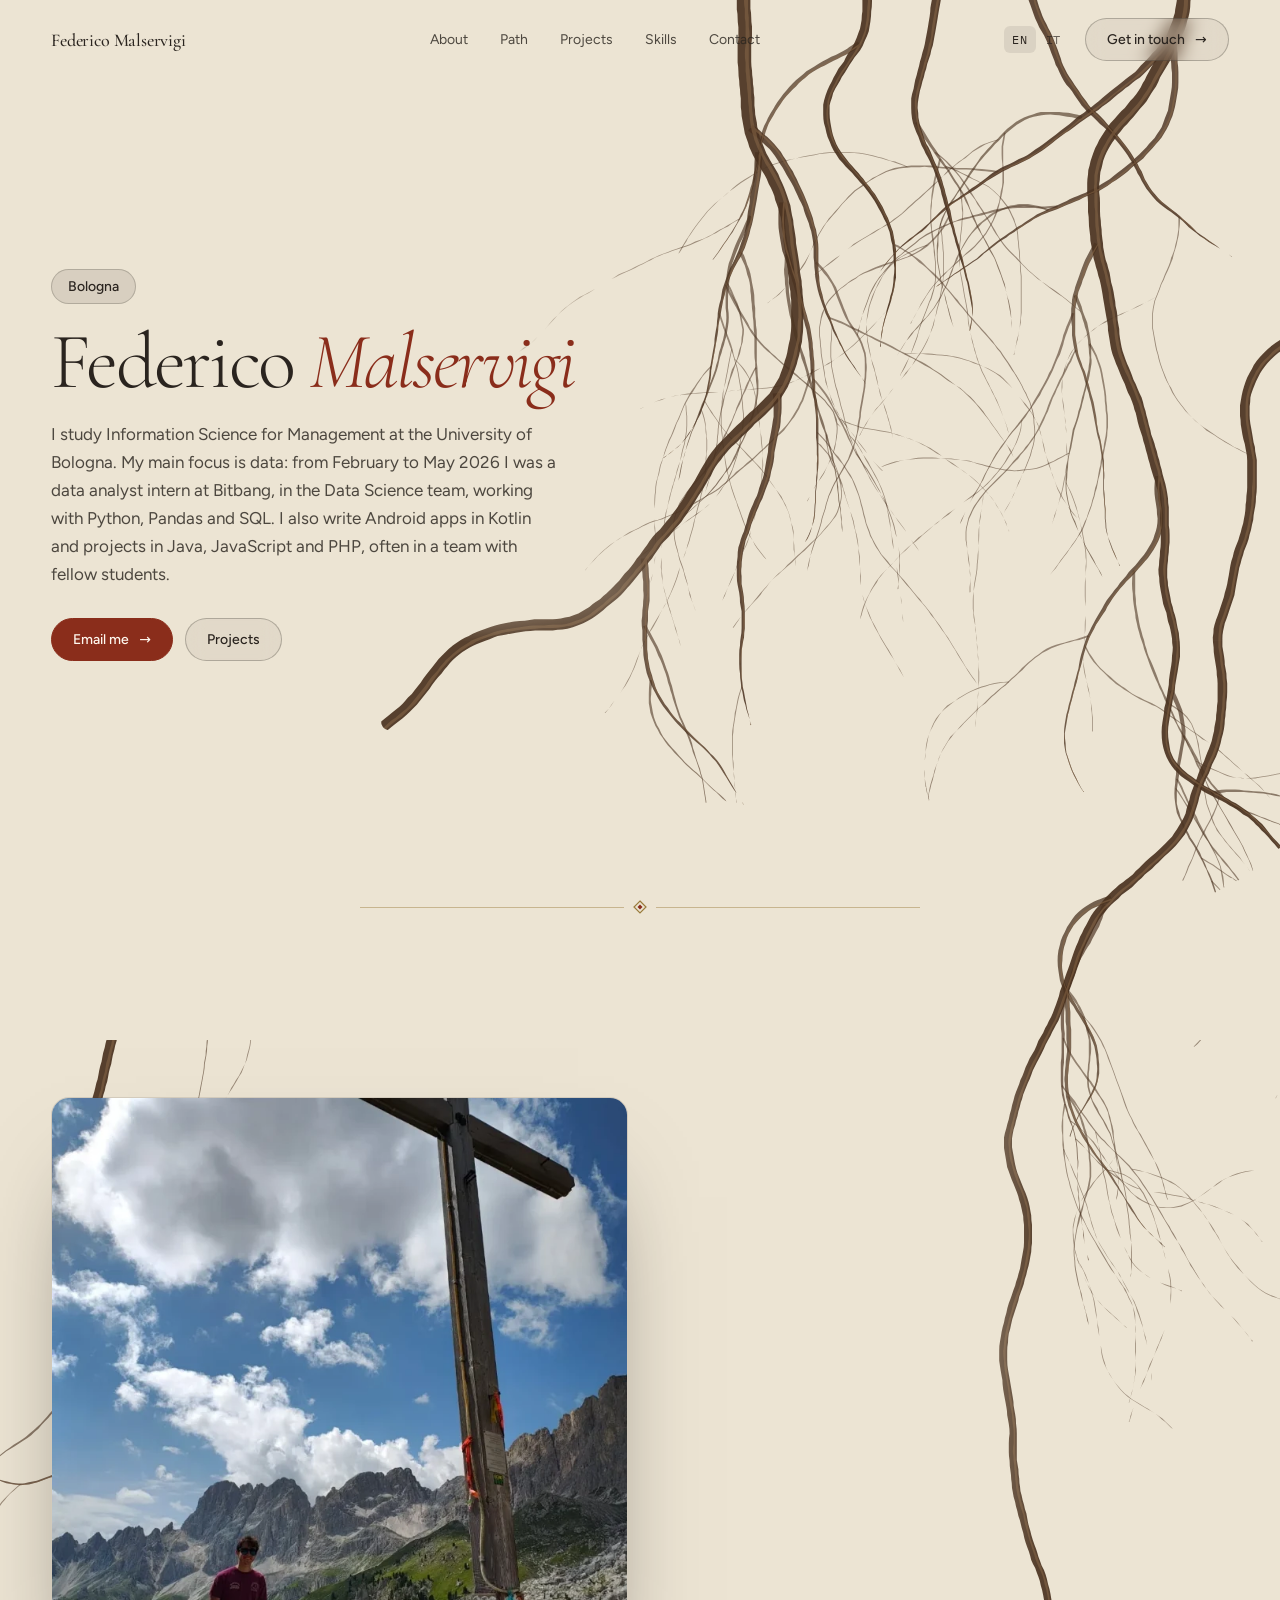
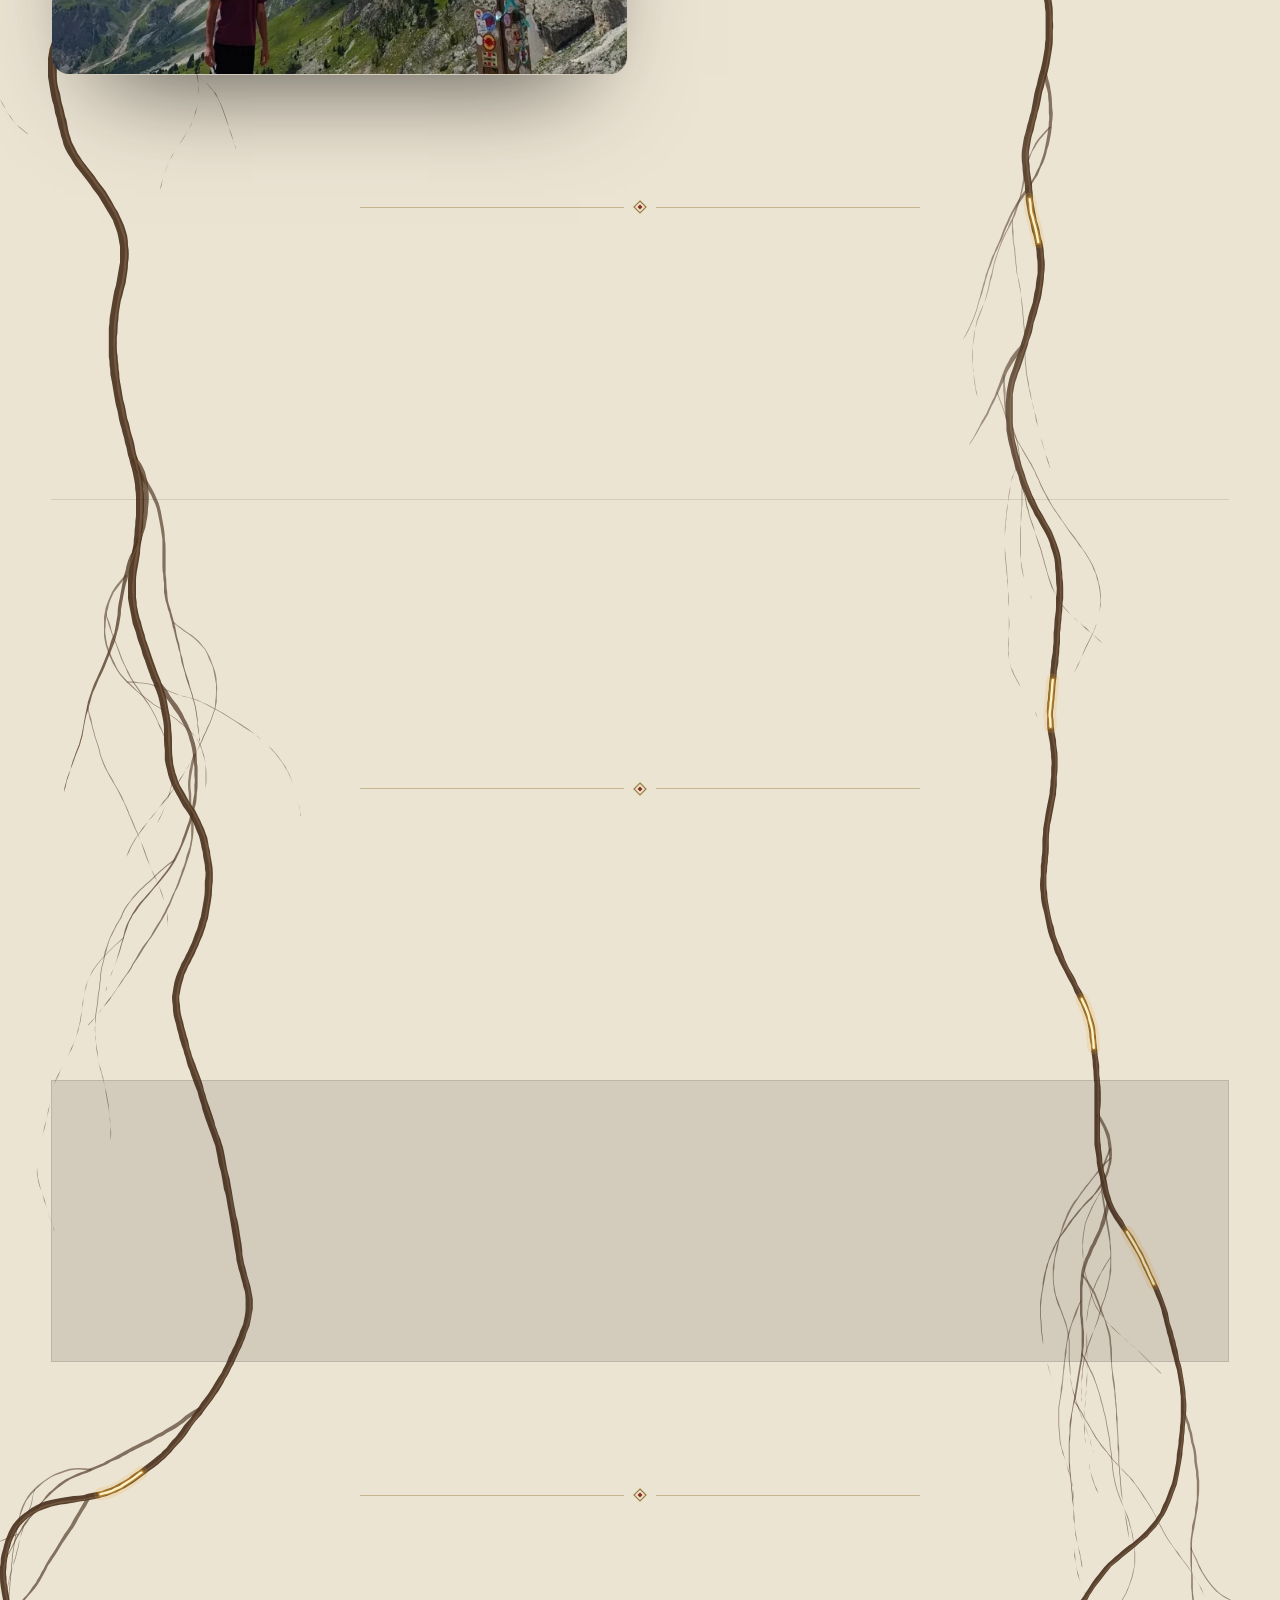
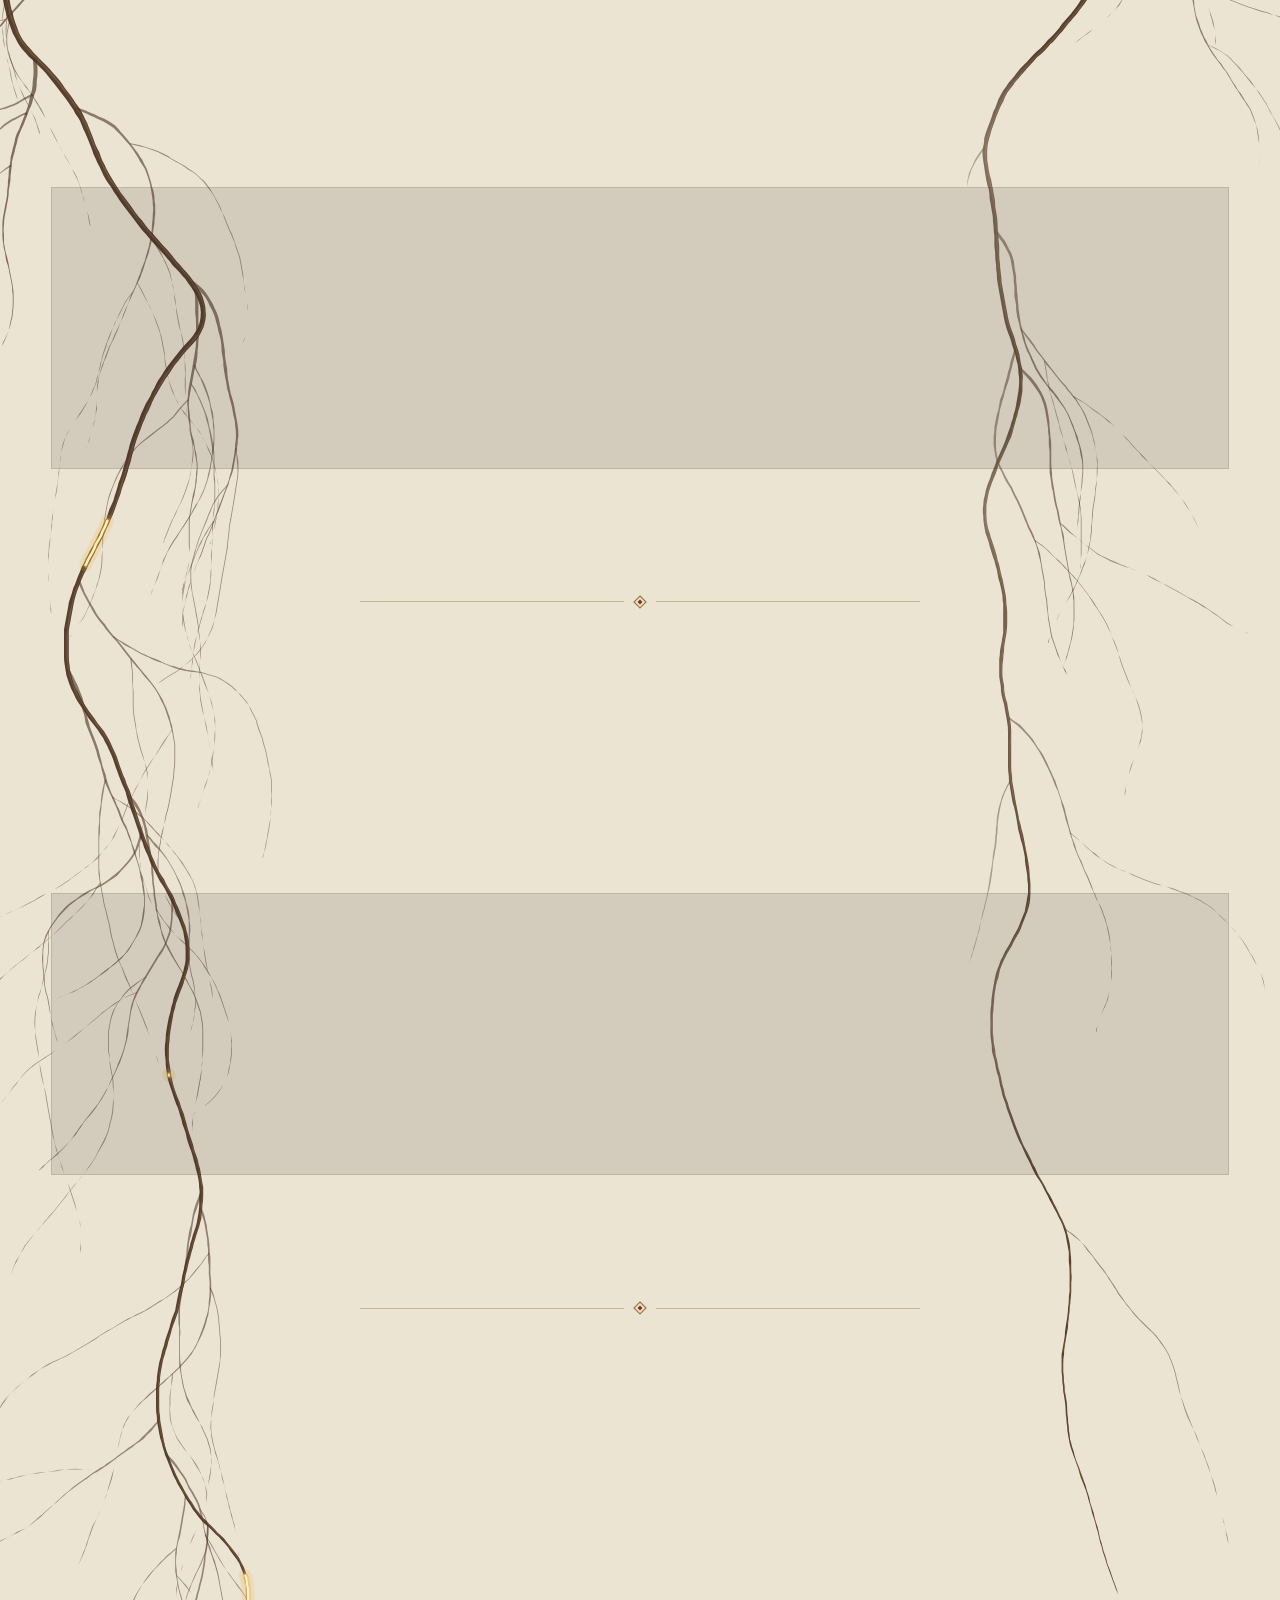
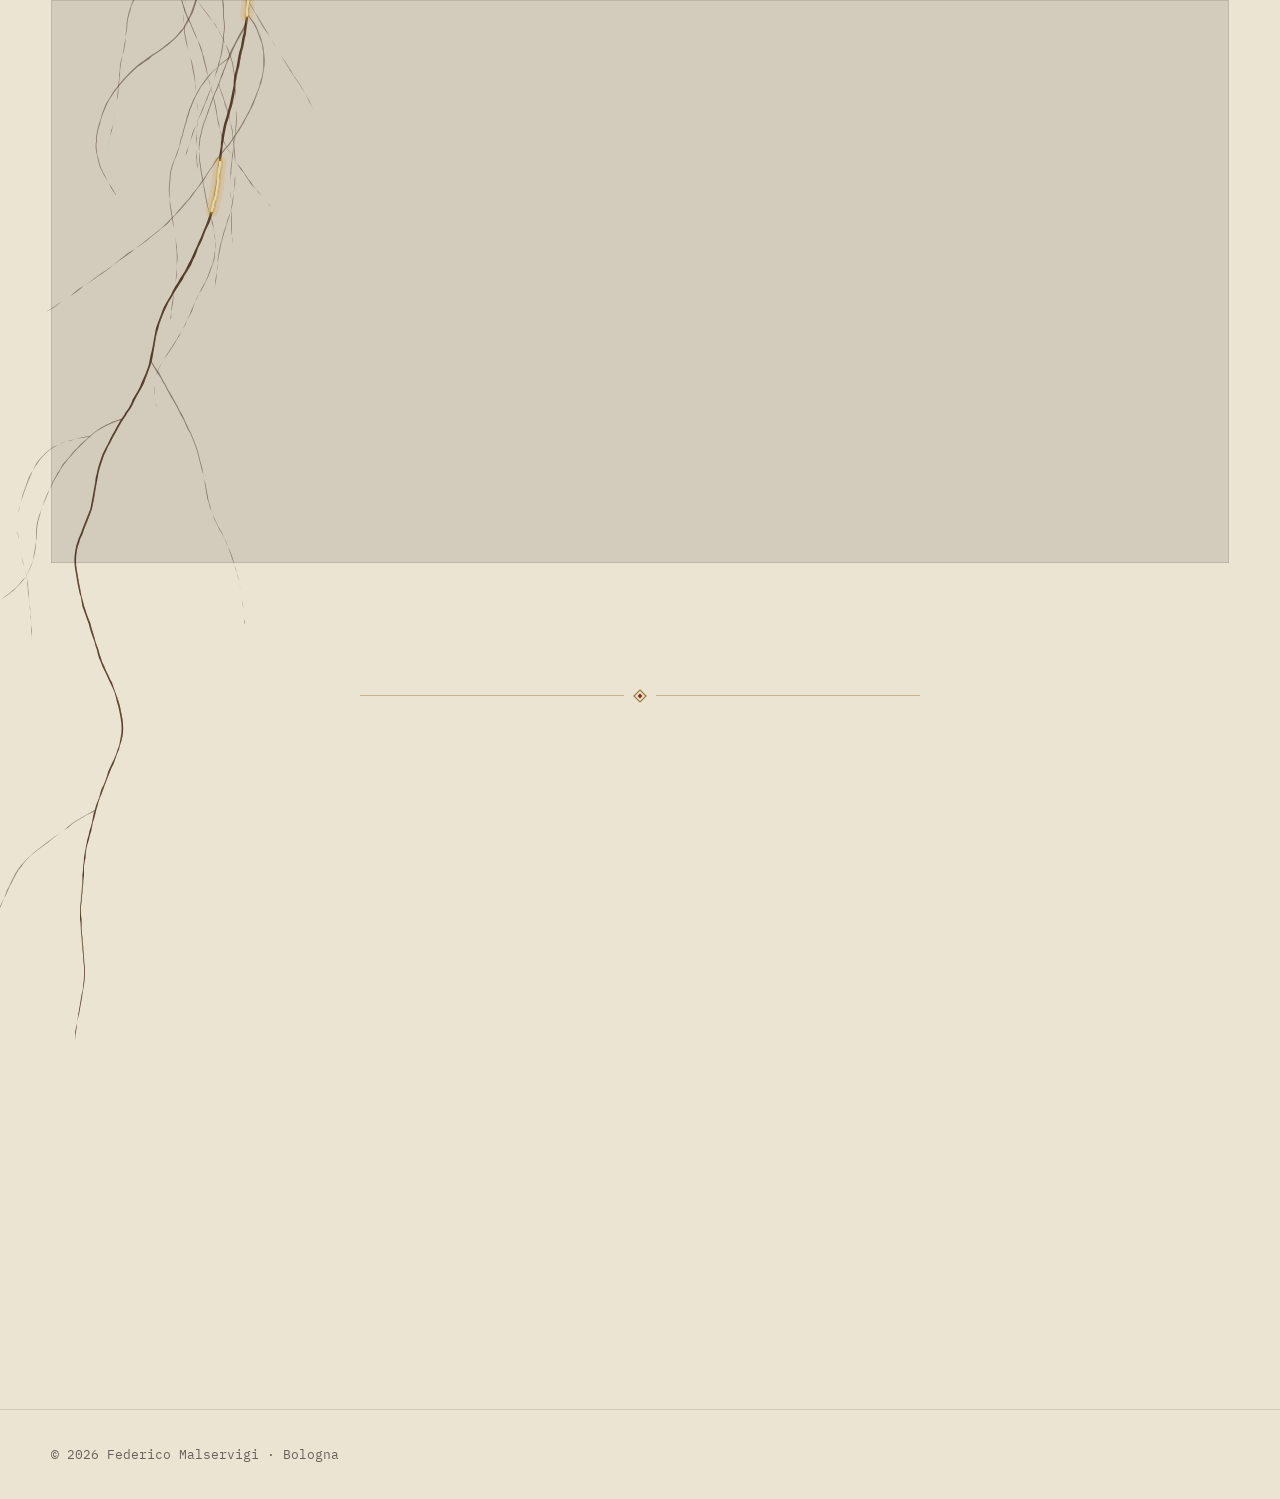
<file: docs/index.html>
<!doctype html>
<html lang="en" class="mode-light layout-flow">
<head>
<meta charset="utf-8">
<meta name="viewport" content="width=device-width, initial-scale=1, viewport-fit=cover">
<title>Federico Malservigi</title>
<meta name="description" content="Information Science for Management student at the University of Bologna."><meta name="generator" content="Scroll Studio">
<link rel="icon" href="data:image/svg+xml,%3Csvg%20xmlns%3D%22http%3A//www.w3.org/2000/svg%22%20viewBox%3D%220%200%2032%2032%22%3E%3Crect%20width%3D%2232%22%20height%3D%2232%22%20rx%3D%228%22%20fill%3D%22%238a2d1b%22/%3E%3Ctext%20x%3D%2216%22%20y%3D%2222.5%22%20text-anchor%3D%22middle%22%20font-family%3D%22system-ui%2Csans-serif%22%20font-size%3D%2218%22%20font-weight%3D%22700%22%20fill%3D%22%23fff8ef%22%3EF%3C/text%3E%3C/svg%3E">
<link rel="alternate" hreflang="en" href="index.html">
<link rel="alternate" hreflang="it" href="it.html">
<link rel="stylesheet" href="fonts/fonts.css">
<style>
:root {
  --bg: #ece4d3;
  --bg-2: #e2d8c4;
  --ink: #2a241f;
  --ink-rgb: 42, 36, 31;
  --bg-rgb: 236, 228, 211;
  --ink-2: rgba(42, 36, 31, 0.82);
  --ink-3: rgba(42, 36, 31, 0.68);
  --line: rgba(42, 36, 31, .13);
  --accent: #8a2d1b;
  --accent-2: #a8452c;
  --accent-ink: #fff8ef;
  --accent-text: #8a2d1b;
  --accent-rgb: 138, 45, 27;
  --font-display: "Cormorant Garamond", Georgia, serif;
  --font-body: "Figtree", system-ui, sans-serif;
  --font-mono: "IBM Plex Mono", ui-monospace, monospace;
  --display-weight: 300;
  --em-style: italic;
  --radius: 999px;
  color-scheme: light;
}
.ss-surface-dark { --btn-bg: #ece4d3; --btn-ink: #000000; --bg: #2a241f; --bg-2: #3a332d; --ink: #ece4d3; --ink-rgb: 236, 228, 211; --bg-rgb: 42, 36, 31; --ink-2: rgba(236, 228, 211, 0.73); --ink-3: rgba(236, 228, 211, 0.59); --line: rgba(236, 228, 211, .14); --accent-text: #c19382; --em-color: #ece4d3; color-scheme: dark; background: var(--bg); color: var(--ink); }
.ss-surface-light { --btn-bg: #8a2d1b; --btn-ink: #ffffff; --bg: #e2d8c4; --bg-2: #ece4d3; --ink: #2a241f; --ink-rgb: 42, 36, 31; --bg-rgb: 226, 216, 196; --ink-2: rgba(42, 36, 31, 0.82); --ink-3: rgba(42, 36, 31, 0.68); --line: rgba(42, 36, 31, .14); --accent-text: #8a2d1b; --em-color: #8a2d1b; color-scheme: light; background: var(--bg); color: var(--ink); }
.ss-surface-accent { --btn-bg: #8a2d1b; --btn-ink: #ffffff; --bg: #cf998b; --bg-2: #342b25; --ink: #2a241f; --ink-rgb: 42, 36, 31; --bg-rgb: 207, 153, 139; --ink-2: rgba(42, 36, 31, 1.0); --ink-3: rgba(42, 36, 31, 1.0); --line: rgba(42, 36, 31, .14); --accent-text: #2a241f; --em-color: #2a241f; color-scheme: light; background: var(--bg); color: var(--ink); }
</style>
<link rel="stylesheet" href="runtime/studio.css">
<style>
  /* A section's backdrop: the image fills the panel (or a wrapper in the flow layout); the section itself goes clear,
     whatever surface it has. */
  .ss-backdrop { background-size: cover; background-position: center; }
  .ss-backdrop > section, .ss-backdrop > section[class*=ss-surface-], .ss-backdrop .ss-stage, .ss-backdrop .ss-band { background: transparent; }
  /* A type scene set as a display line (size: display) rather than a passage: bigger, centred, balanced. */
  .ss-scene.ss-type--display .ss-type__text { font-size: clamp(46px, 8.2vw, 150px); text-align: center; letter-spacing: -.04em; line-height: 1; max-width: 12em; }
  /* On a dark surface the rolling word takes the surface's <em> colour, which is checked for contrast; the raw accent is not. */
  .ss-surface-dark .ss-type--swap .roll { color: var(--em-color); }  /* The language switch (Site.translations) sits before the nav button and stays visible on phones. */
  .ss-nav__end { display: flex; align-items: center; gap: 16px; }
  .ss-lang { display: flex; gap: 2px; font-family: var(--font-mono); font-size: 12px; letter-spacing: .06em; }
  .ss-lang a { padding: 6px 8px; border-radius: 6px; color: var(--ink-3); transition: color .2s, background .2s; }
  .ss-lang a:hover { color: var(--ink); }
  .ss-lang a[aria-current] { color: var(--ink); background: rgba(var(--ink-rgb), .09); }  /* ...and show a photograph whole in the same frame (ProductBlock.frame): the box follows the photo's own shape. */
  .ss-product__img--frame { width: auto; max-width: 100%; height: auto; -webkit-mask: none; mask: none; mix-blend-mode: normal;
    border-radius: 18px; border: 1px solid var(--line); box-shadow: 0 50px 100px -50px rgba(0, 0, 0, .7); }  /* A CTA with several buttons centres them in one row. */
  .ss-cta .ss-btns { justify-content: center; margin-top: 44px; }
  .ss-cta .ss-btns .ss-btn { margin-top: 0; }  /* A feature card with an href is a link: an arrow after the title, the title takes the accent on hover. */
  .ss-feature--link h3::after { content: " ↗"; font-size: .7em; color: var(--ink-3); transition: color .3s; }
  .ss-feature--link:hover h3::after { color: var(--accent); }  /* A card's picture (Feature.image) sits round beside its tag, like an avatar. */
  .ss-feature__top { display: flex; align-items: center; gap: 14px; }
  .ss-feature__img { width: 56px; height: 56px; border-radius: 50%; object-fit: cover; flex: none; border: 1px solid var(--line); }  /* A phone can play a clip instead of showing a screenshot. */
  .ss-phone__screen > video { width: 100%; height: 100%; object-fit: cover; display: block; }
  /* Poses: how a product section's phone sits (ProductBlock.pose). The panel clips at its edges (overflow: clip), so a
     phone pushed past them is cut off there. Each pose is a different composition, so a run of product panels reads
     as different screens rather than one screen seven times. */
  .ss-pose--rise.ss-product { align-items: flex-start; padding-top: clamp(100px, 13vh, 130px); padding-bottom: 0; }
  .ss-pose--rise .ss-product__in { grid-template-columns: minmax(0, 1fr); justify-items: center; gap: 0; }
  .ss-pose--rise .ss-product__copy { order: 1; max-width: 820px; display: flex; flex-direction: column; align-items: center; text-align: center; }
  .ss-pose--rise .ss-lede { max-width: 58ch; }
  .ss-pose--rise .ss-pills, .ss-pose--rise .ss-btns { justify-content: center; }
  .ss-pose--rise .ss-product__media { order: 2; width: 100%; min-height: 0; height: max(30svh, 290px); margin-top: 28px; place-items: start center; }
  .ss-pose--rise .ss-phone { position: absolute; top: 0; left: 50%; width: clamp(230px, 21vw, 330px); transform: translate(-50%, calc(var(--float, 0) * -22px)); }
  .ss-pose--close .ss-product__media { min-height: 0; height: min(62svh, 640px); place-items: start center; }
  .ss-pose--close .ss-phone { position: absolute; top: 0; left: 50%; width: clamp(300px, 30vw, 440px); transform: translate(-50%, calc(var(--float, 0) * -26px)); }
  .ss-pose--lean .ss-product__media { min-height: 0; height: min(60svh, 620px); }
  .ss-pose--lean .ss-phone { position: absolute; bottom: calc(-1 * clamp(90px, 14vh, 160px) - 30%); width: clamp(260px, 24vw, 360px); transform-origin: 50% 100%; }
  .ss-pose--lean.ss-product--left .ss-phone { left: calc(-1 * var(--gutter) - 2%); transform: rotate(9deg) translateY(calc(var(--float, 0) * -20px)); }
  .ss-pose--lean.ss-product--right .ss-phone { right: calc(-1 * var(--gutter) - 2%); transform: rotate(-9deg) translateY(calc(var(--float, 0) * -20px)); }
  .ss-pose--turn .ss-product__media { perspective: 1400px; }
  .ss-pose--turn .ss-phone { width: clamp(220px, 21vw, 310px); }
  .ss-pose--turn.ss-product--left .ss-phone { transform: rotateY(-16deg) rotateX(4deg) rotateZ(-3deg) translateY(calc(var(--float, 0) * -24px)); box-shadow: 34px 60px 90px -30px rgba(0, 0, 0, .5), inset 0 0 0 2px #2c2c2c; }
  .ss-pose--turn.ss-product--right .ss-phone { transform: rotateY(16deg) rotateX(4deg) rotateZ(3deg) translateY(calc(var(--float, 0) * -24px)); box-shadow: -34px 60px 90px -30px rgba(0, 0, 0, .5), inset 0 0 0 2px #2c2c2c; }
  /* pair: the two phones swap places on a loop, each playing its own clip, the one coming forward lifting over the one
     going back. Without motion they hold the front and back positions. */
  .ss-pose--pair .ss-product__media { min-height: min(70vh, 720px); }
  .ss-pose--pair .ss-product__media > .ss-phone, .ss-pose--pair .ss-phone-behind { position: absolute; left: 50%; top: 50%; animation: 16s cubic-bezier(.45, 0, .25, 1) infinite; }
  .ss-pose--pair .ss-product__media > .ss-phone { z-index: 2; transform: translate(-64%, -50%); animation-name: ss-pair-a; }
  .ss-pose--pair .ss-phone-behind { z-index: 1; transform: translate(-22%, -56%) rotate(9deg) scale(.9); animation-name: ss-pair-b; }
  @keyframes ss-pair-a {
    0%, 42% { transform: translate(-64%, -50%) rotate(0deg) scale(1); z-index: 2; }
    46% { transform: translate(-43%, -40%) rotate(4deg) scale(.94); }
    50%, 92% { transform: translate(-22%, -56%) rotate(9deg) scale(.9); z-index: 1; }
    96% { transform: translate(-43%, -66%) rotate(4deg) scale(.96); }
    100% { transform: translate(-64%, -50%) rotate(0deg) scale(1); z-index: 2; }
  }
  @keyframes ss-pair-b {
    0%, 42% { transform: translate(-22%, -56%) rotate(9deg) scale(.9); z-index: 1; }
    46% { transform: translate(-43%, -66%) rotate(4deg) scale(.96); }
    50%, 92% { transform: translate(-64%, -50%) rotate(0deg) scale(1); z-index: 2; }
    96% { transform: translate(-43%, -40%) rotate(4deg) scale(.94); }
    100% { transform: translate(-22%, -56%) rotate(9deg) scale(.9); z-index: 1; }
  }
  @media (prefers-reduced-motion: reduce) { .ss-pose--pair .ss-product__media > .ss-phone, .ss-pose--pair .ss-phone-behind { animation: none; } }
  .ss-product__stats { display: flex; flex-wrap: wrap; gap: 18px 44px; margin: 30px 0 10px; }
  /* A hero can hold the app too: the phone rises from the bottom edge under the copy and sinks as the hero is left. */
  .ss-hero--device { flex-direction: column; justify-content: flex-start; padding-top: clamp(110px, 14vh, 150px); padding-bottom: 0; gap: clamp(24px, 4vh, 44px); }
  .ss-hero--device .ss-hero__in { flex: none; }
  .ss-hero__phone { position: relative; width: 100%; height: max(26svh, 230px); flex: none; }
  .ss-hero__phone .ss-phone { position: absolute; top: 0; left: 50%; width: clamp(230px, 22vw, 340px); transform: translate(-50%, calc(var(--hero-p, 0) * 40px)); }
  .ss-product__stats .ss-v { font-size: clamp(40px, 4.2vw, 72px); }
  .ss-product__stats .ss-l { margin-top: 4px; }
  @media (max-width: 900px) {
    .ss-pose--rise.ss-product { padding-top: 100px; }
    .ss-pose--rise .ss-product__media { height: max(34svh, 250px); }
    .ss-pose--rise .ss-phone { width: min(64vw, 300px); }
    .ss-pose--close .ss-product__media, .ss-pose--lean .ss-product__media { order: 2; height: 44svh; }
    .ss-pose--close .ss-phone { width: min(76vw, 340px); }
    .ss-pose--lean .ss-phone { width: min(66vw, 320px); }
    .ss-pose--lean.ss-product--left .ss-phone, .ss-pose--lean.ss-product--right .ss-phone { top: 24px; bottom: auto; left: 50%; right: auto; transform: translateX(-50%) rotate(-7deg); transform-origin: 50% 0; }
    .ss-pose--pair .ss-product__media { min-height: 0; height: clamp(420px, 66svh, 600px); }
    .ss-pose--pair .ss-product__media > .ss-phone, .ss-pose--pair .ss-phone-behind .ss-phone { width: min(50vw, 230px); }
    .ss-pose--turn .ss-phone { width: min(60vw, 280px); }
    .ss-product__stats { gap: 12px 28px; }
    .ss-hero--device { padding-top: 100px; gap: 22px; }
    .ss-hero__phone { height: max(22svh, 190px); }
    .ss-hero__phone .ss-phone { width: min(60vw, 280px); }
  }
  .ss-h1, .ss-display { text-wrap: balance; }
</style>
<style>
/* Horadric touches on the paper theme: the parchment, gold and blood red of an old codex, kept quiet enough that
   the page still reads as a CV. Added after the theme's styles (site.yaml: css). */
:root { --gold: #9a7b3c; --gold-ink: #7a5c22; --gold-soft: rgba(154, 123, 60, .45); }   /* gold-ink: gold dark enough for small text on the paper */

/* An ornament between sections: a gold rule with a diamond in the middle. */
.ss-block { position: relative; }
.ss-block::before {
  content: ""; position: absolute; top: 0; left: 50%; transform: translateX(-50%);
  width: min(560px, 70%); height: 14px; pointer-events: none;
  background:
    linear-gradient(var(--gold-soft), var(--gold-soft)) left center / calc(50% - 16px) 1px no-repeat,
    linear-gradient(var(--gold-soft), var(--gold-soft)) right center / calc(50% - 16px) 1px no-repeat,
    url("data:image/svg+xml,%3Csvg xmlns='http://www.w3.org/2000/svg' viewBox='0 0 24 14'%3E%3Cpath d='M12 1 18 7 12 13 6 7Z' fill='none' stroke='%239a7b3c' stroke-width='1.2'/%3E%3Cpath d='M12 4.5 14.5 7 12 9.5 9.5 7Z' fill='%238a2d1b'/%3E%3C/svg%3E") center / 24px 14px no-repeat;
}
#inizio::before { content: none; }   /* nothing comes before the opening */

/* A drop cap on the first paragraph about me, like the first letter of a chapter. */
#chi-sono .ss-lede::first-letter {
  float: left; font-family: var(--font-display); font-weight: 600; font-size: 3.6em; line-height: .82;
  color: var(--accent); padding: .08em .12em 0 0; margin-right: .06em;
  text-shadow: 1px 1px 0 var(--gold-soft);
}

/* Kickers, card tags and timeline dates in gold. */
.ss-kicker, .ss-tag, .ss-when { color: var(--gold-ink); }

/* Cards framed like plates in a book: a gold hairline inside the border. */
.ss-feature { box-shadow: inset 0 0 0 6px var(--bg), inset 0 0 0 7px var(--gold-soft); }
.ss-band .ss-feature { box-shadow: inset 0 0 0 6px var(--bg-2), inset 0 0 0 7px var(--gold-soft); }

/* Roots behind the whole page (tools/radici.py): one root system from the top of the hero down to the footer, laid
   at the page's full width under everything. The first screen's roots draw themselves in on load; further down,
   where the browser can tie an animation to scrolling, the roots are uncovered as you scroll, their growing end
   always just below the bottom of the window. */
body { position: relative; isolation: isolate; }
body::before {
  content: ""; position: absolute; inset: 0; z-index: -1; pointer-events: none;
  background: url(assets/_media/radici-pagina.svg) center top / 100% auto no-repeat;
}
/* The other pages open with copy on both sides, so they get the margins' roots alone, with no hero roots across them. */
body:not([data-page="home"])::before { background-image: url(assets/_media/radici-margini.svg); }
@media (max-width: 760px) { body::before { background-size: 170% auto; background-position: right top; opacity: .35; } }
@media (prefers-reduced-motion: no-preference) {
  @supports (animation-timeline: scroll()) {
    body::before {
      -webkit-mask-image: linear-gradient(#000 calc(100% - 180px), transparent); mask-image: linear-gradient(#000 calc(100% - 180px), transparent);
      -webkit-mask-repeat: no-repeat; mask-repeat: no-repeat;
      animation: radici-scorri linear both; animation-timeline: scroll(root);
    }
  }
}
@keyframes radici-scorri {
  from { -webkit-mask-size: 100% calc(100vh + 180px); mask-size: 100% calc(100vh + 180px); }
  to { -webkit-mask-size: 100% calc(100% + 180px); mask-size: 100% calc(100% + 180px); }
}

/* The avatar ringed in gold, like a seal. */
.ss-feature__img { border: 2px solid var(--gold); box-shadow: 0 0 0 3px var(--bg), 0 0 0 4px var(--gold-soft); }

</style>
<style>
  html.ss-loading, html.ss-loading body { overflow: hidden; height: 100%; }
  .ss-loader { position: fixed; inset: 0; z-index: 1000; display: none; flex-direction: column; align-items: center; justify-content: center; gap: 22px;
    background: var(--bg); color: var(--ink); transition: opacity .7s cubic-bezier(.22,.8,.2,1), visibility .7s; }
  html.ss-loading .ss-loader, .ss-loader.ss-leaving { display: flex; }
  .ss-loader.ss-leaving { opacity: 0; visibility: hidden; }
  .ss-loader__name { font-family: var(--font-display); font-weight: var(--display-weight); font-size: clamp(28px, 3.4vw, 46px); letter-spacing: -.02em; }
  .ss-loader__bar { width: min(320px, 60vw); height: 2px; background: var(--line); position: relative; overflow: hidden; }
  .ss-loader__bar i { position: absolute; inset: 0; background: var(--accent); transform-origin: left; transform: scaleX(0); transition: transform .3s; }
  .ss-loader__pct { font-family: var(--font-mono); font-size: 12px; letter-spacing: .2em; color: var(--ink-3); font-variant-numeric: tabular-nums; }
</style>
<script>
  // Lock scrolling from the very first paint; the runtime unlocks it once every scene is ready.
  // If the runtime can't run at all, open the page anyway after max_wait seconds.
  document.documentElement.classList.add("ss-loading");
  window.__ssLoader = { maxWait: 45.0, minTime: 0.6 };
  setTimeout(function () { document.documentElement.classList.remove("ss-loading"); }, 50000.0);
</script>
</head>
<body data-page="home">
<div class="ss-loader" id="ss-loader" role="status" aria-live="polite">
  <div class="ss-loader__name">Federico Malservigi</div>
  <div class="ss-loader__bar"><i></i></div>
  <div class="ss-loader__pct"><span>0</span>%</div>
</div>

<header class="ss-nav" id="ss-nav"><div class="ss-nav__in">
  <a class="ss-wordmark" href="#">
    <span>Federico Malservigi</span>
  </a>
  <nav class="ss-nav__links"><a href="#chi-sono">About</a><a href="#percorso">Path</a><a href="projects.html">Projects</a><a href="#competenze">Skills</a><a href="#contatti">Contact</a></nav>
<div class="ss-nav__end">
<nav class="ss-lang" aria-label="Language"><a href="index.html" hreflang="en" lang="en" aria-current="page">EN</a><a href="it.html" hreflang="it" lang="it">IT</a></nav><a class="ss-btn" href="#contatti">Get in touch <span class="ss-arrow">→</span></a>  </div>
</div></header>

<main>
<section class="ss-block ss-hero ss-hero--left" id="inizio">
  <div class="ss-hero__in">
<span class="ss-badge">Bologna</span><h1 class="ss-h1">Federico <em>Malservigi</em></h1><p class="ss-lede">I study Information Science for Management at the University of Bologna. My main focus is data: from February to May 2026 I was a data analyst intern at Bitbang, in the Data Science team, working with Python, Pandas and SQL. I also write Android apps in Kotlin and projects in Java, JavaScript and PHP, often in a team with fellow students.</p>    <div class="ss-btns"><a class="ss-btn ss-btn--hot" href="#contatti">Email me <span class="ss-arrow">→</span></a><a class="ss-btn" href="#progetti">Projects</a></div>
  </div>
</section>

<section class="ss-block ss-product ss-product--left ss-pose--beside" id="chi-sono"><div class="ss-wrap ss-product__in">
  <div class="ss-product__media" data-float>
<img class="ss-product__img ss-product__img--frame" src="assets/_media/031b7631693b.webp" alt="" loading="lazy">  </div>
  <div class="ss-product__copy ss-reveal">
<span class="ss-kicker">About me</span>    <h2 class="ss-h2">Hi, I&#39;m <em>Federico.</em></h2>
<p class="ss-lede">I&#39;m from Bologna and I study Information Science for Management at the University of Bologna. I learn mostly by doing: exam projects in a team and a few apps of my own. Away from university I fence, train in Krav Maga and, when I can, head to the mountains.</p><ul class="ss-pills"><li>Italian · native</li><li>English · B2</li><li>Spanish · A2</li><li>Driving licence B</li></ul>    <div class="ss-btns"><a class="ss-btn ss-btn--hot" href="mailto:malserfede@gmail.com">Email me <span class="ss-arrow">→</span></a><a class="ss-btn" href="https://www.linkedin.com/in/federico-malservigi">LinkedIn</a></div>
  </div>
</div></section>

<section class="ss-block" id="percorso"><div class="ss-wrap">
<div class="ss-head ss-reveal"><span class="ss-kicker">Path</span><h2 class="ss-display">Education <em>and work</em></h2></div>  <div class="ss-timeline ss-timeline--3">
<div class="ss-tl ss-reveal"><span class="ss-when">2018 – 2023</span><h4>Liceo Scientifico E. Fermi</h4><p>High school diploma (science track), in Bologna.</p></div><div class="ss-tl ss-reveal"><span class="ss-when">2023 – now</span><h4>Information Science for Management</h4><p>University of Bologna: programming, databases, systems, statistics and project management.</p></div><div class="ss-tl ss-reveal"><span class="ss-when">Feb – May 2026</span><h4>Data analyst · Bitbang</h4><p>Internship in the Data Science team: analysing an e-commerce shop&#39;s sales data.</p></div>  </div>
</div></section>

<section class="ss-block" id="progetti"><div class="ss-wrap">
<div class="ss-head ss-reveal"><span class="ss-kicker">Projects</span><h2 class="ss-display">What I&#39;ve <em>built</em></h2></div>  <div class="ss-features ss-features--2">
<a class="ss-feature ss-feature--link ss-reveal" href="projects.html#daycast"><span class="ss-tag">Windows · Python</span>      <div><h3>Daycast</h3><p>A weather forecast for your PC time: how long you&#39;ll use it today, hour by hour, and which apps you&#39;ll open.</p></div>
</a><a class="ss-feature ss-feature--link ss-reveal" href="projects.html#canone"><span class="ss-tag">Android · Kotlin</span>      <div><h3>Canone</h3><p>A music player that analyses every song on the phone and turns it into animated visualisations.</p></div>
</a>  </div>
</div></section>

<section class="ss-block" id="github"><div class="ss-wrap">
<div class="ss-head ss-reveal"><span class="ss-kicker">More projects</span><h2 class="ss-display">The rest is <em>on GitHub</em></h2></div>  <div class="ss-features ss-features--2">
<a class="ss-feature ss-feature--link ss-reveal" href="https://github.com/Fede046"><div class="ss-feature__top"><img class="ss-feature__img" src="assets/_media/9cfa50704c88.webp" alt="" loading="lazy"><span class="ss-tag">Personal</span></div>
      <div><h3>Fede046</h3><p>My projects and the course notes I have shared. The avatar is Imperius, from Diablo III: I grew up with it.</p></div>
</a><a class="ss-feature ss-feature--link ss-reveal" href="https://github.com/E1-Unibo"><span class="ss-tag">Study group</span>      <div><h3>E1-Unibo</h3><p>Exam projects built in a team with fellow students.</p></div>
</a>  </div>
</div></section>

<section class="ss-block" id="competenze"><div class="ss-wrap">
<div class="ss-head ss-reveal"><span class="ss-kicker">Skills</span><h2 class="ss-display">What I <em>use</em></h2></div>  <div class="ss-features ss-features--3">
<div class="ss-feature ss-reveal"><span class="ss-tag">Data</span>      <div><h3>Analysis</h3><p>Python with Pandas and NumPy, SQL, MySQL and MongoDB.</p></div>
</div><div class="ss-feature ss-reveal"><span class="ss-tag">Development</span>      <div><h3>Apps and web</h3><p>Kotlin, Java, JavaScript, HTML and CSS, PHP, GWT. REST APIs with OpenAPI.</p></div>
</div><div class="ss-feature ss-reveal"><span class="ss-tag">Method</span>      <div><h3>Tools</h3><p>Git, GitHub and GitLab, Docker, Maven. Agile and Scrum. XML, JSON and YAML.</p></div>
</div>  </div>
</div></section>

<section class="ss-block" id="fuori"><div class="ss-wrap">
<div class="ss-head ss-reveal"><span class="ss-kicker">Away from the screen</span><h2 class="ss-display">Sport, scouting <em>and volunteering</em></h2></div>  <div class="ss-features ss-features--4">
<div class="ss-feature ss-reveal"><span class="ss-tag">Since 2017</span>      <div><h3>Fencing and Krav Maga</h3><p>Fencing since 2017, with a third place at the 2019 regional tournament. Now also a traditional Krav Maga course in Bologna.</p></div>
</div><div class="ss-feature ss-reveal"><span class="ss-tag">2012 – 2023</span>      <div><h3>AGESCI scouts</h3><p>In the Bologna 18 group from age 8 to the end of high school: trekking, climbing, cycling and the association&#39;s service work.</p></div>
</div><div class="ss-feature ss-reveal"><span class="ss-tag">Volunteering</span>      <div><h3>Caritas and AVIS</h3><p>With Caritas I packed and delivered groceries to families in need. I&#39;m an AVIS blood donor.</p></div>
</div><div class="ss-feature ss-reveal"><span class="ss-tag">Interests</span>      <div><h3>Personal finance</h3><p>I follow ETFs and bonds and try to understand the numbers behind a portfolio.</p></div>
</div>  </div>
</div></section>

<section class="ss-block ss-cta" id="contatti">
  <div class="ss-cta__in">
<span class="ss-kicker ss-reveal">Contact</span>    <h2 class="ss-display ss-reveal">Write to me, <em>I&#39;m happy to reply.</em></h2>
<div class="ss-reveal"><div class="ss-btns"><a class="ss-btn ss-btn--hot" href="mailto:malserfede@gmail.com">malserfede@gmail.com <span class="ss-arrow">→</span></a><a class="ss-btn" href="https://www.linkedin.com/in/federico-malservigi">LinkedIn</a><a class="ss-btn" href="https://t.me/Federico569">Telegram</a></div></div>
  </div>
</section>

</main>

<footer class="ss-footer"><div class="ss-wrap ss-footer__in">
  <span>© 2026 Federico Malservigi · Bologna</span>
  <span></span>
</div></footer>

<script>window.__ssScroll = { speed: 1.0 };</script>
<script type="module" src="runtime/index.js"></script>
<script>
  // Clips in phones play while their panel is on screen and rest while it isn't: browsers may hold a muted
  // autoplay until the element is seen, and a stack of looping videos is wasted work off screen.
  (function () {
    var clips = document.querySelectorAll(".ss-phone__screen > video");
    if (!clips.length || !("IntersectionObserver" in window)) return;
    function play(v) { var p = v.play(); if (p && p.catch) p.catch(function () {}); }
    function inView(v) { var r = v.getBoundingClientRect(); return r.bottom > 0 && r.top < innerHeight; }
    var io = new IntersectionObserver(function (entries) {
      if (document.hidden) return;   // a hidden page reports nothing as visible; leave the clips as they are
      entries.forEach(function (e) { if (e.isIntersecting) play(e.target); else e.target.pause(); });
    }, { threshold: 0.05 });
    clips.forEach(function (v) { io.observe(v); });
    document.addEventListener("visibilitychange", function () {
      if (!document.hidden) clips.forEach(function (v) { if (inView(v)) play(v); });
    });
  })();
</script>
</body>
</html>
</file>
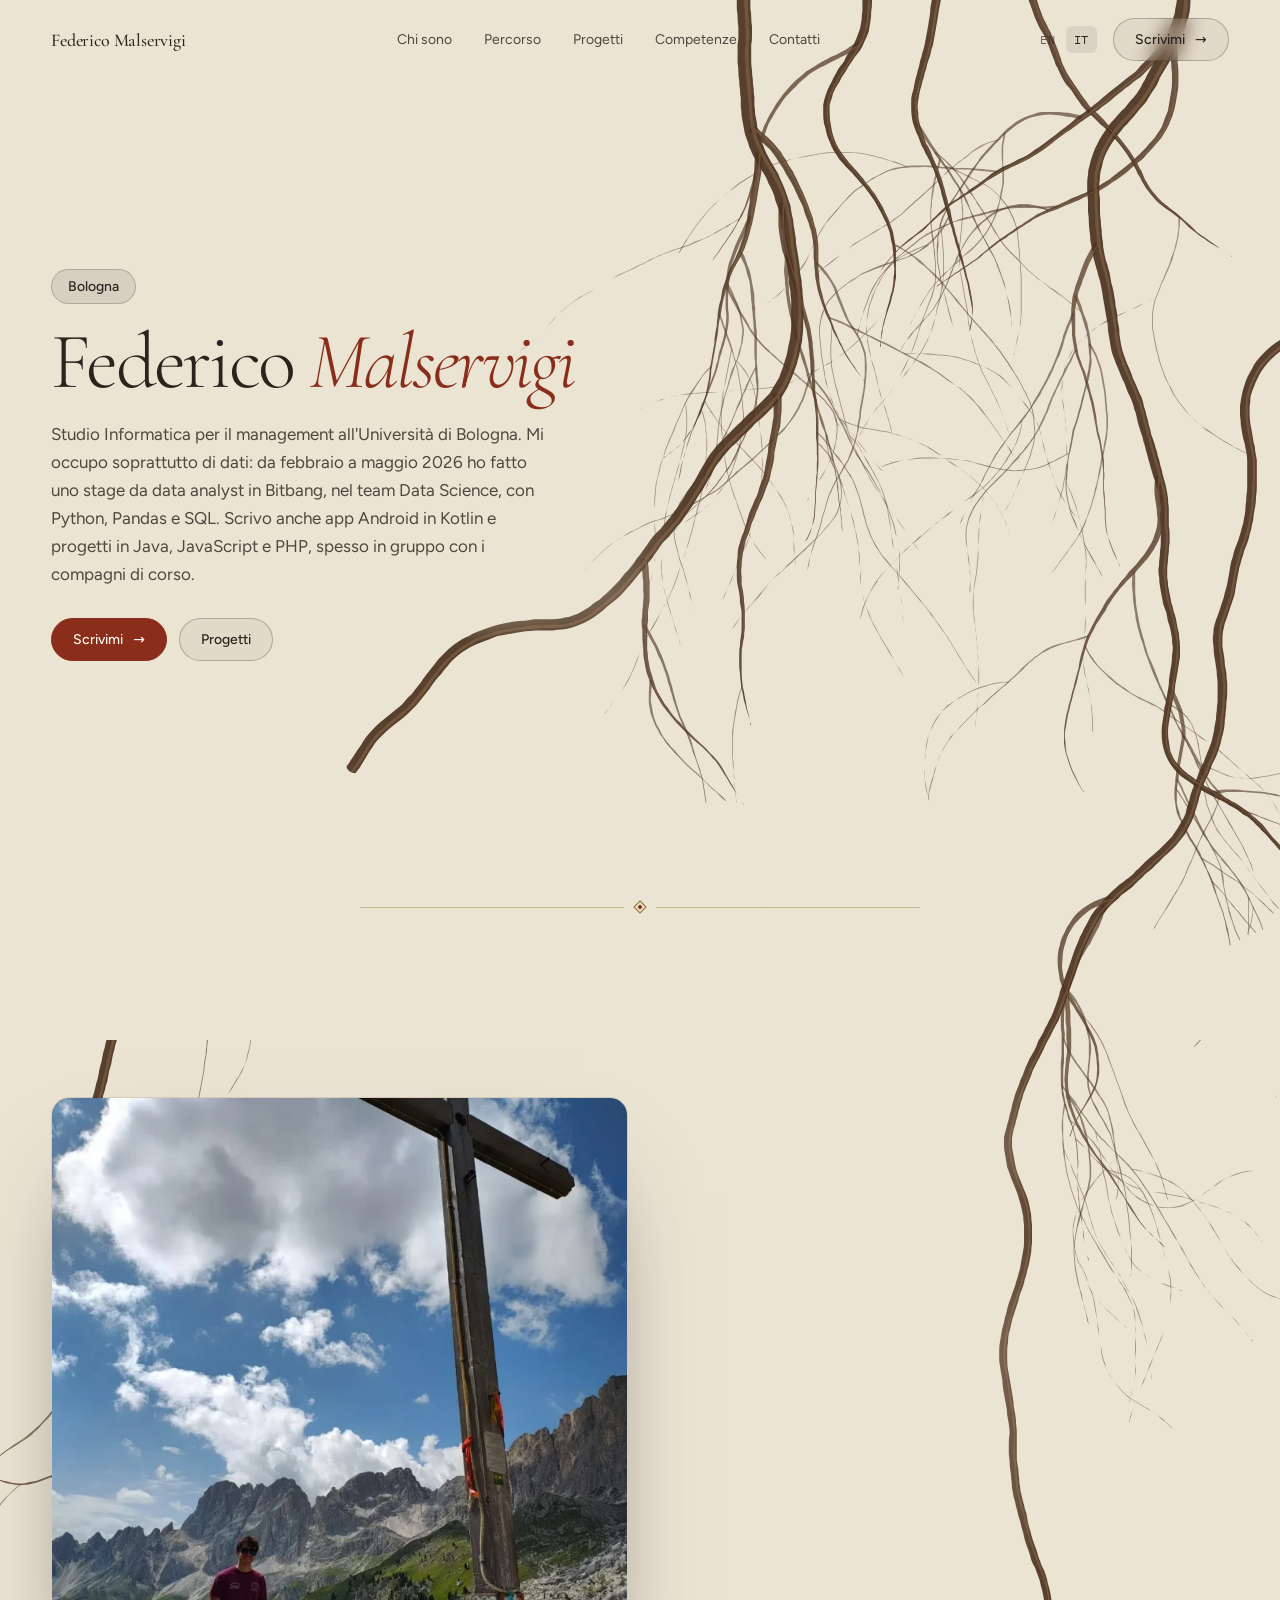
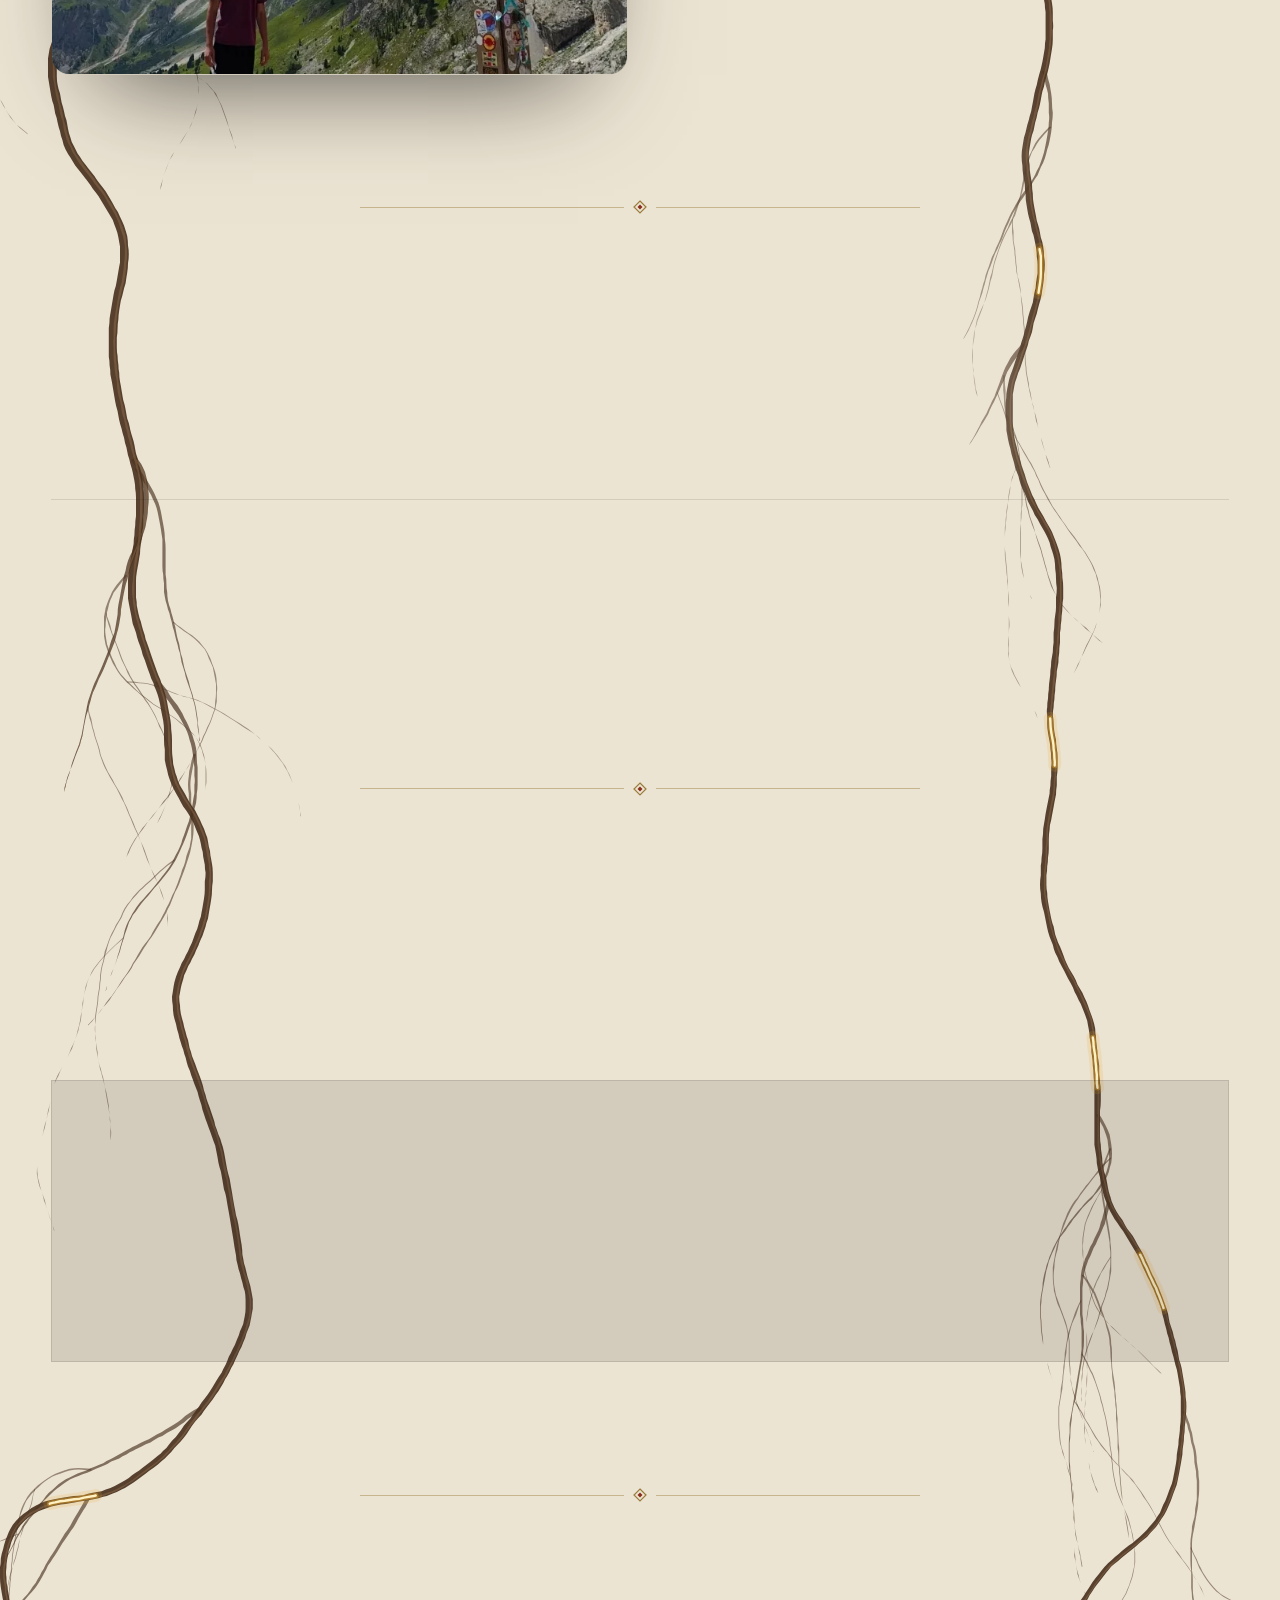
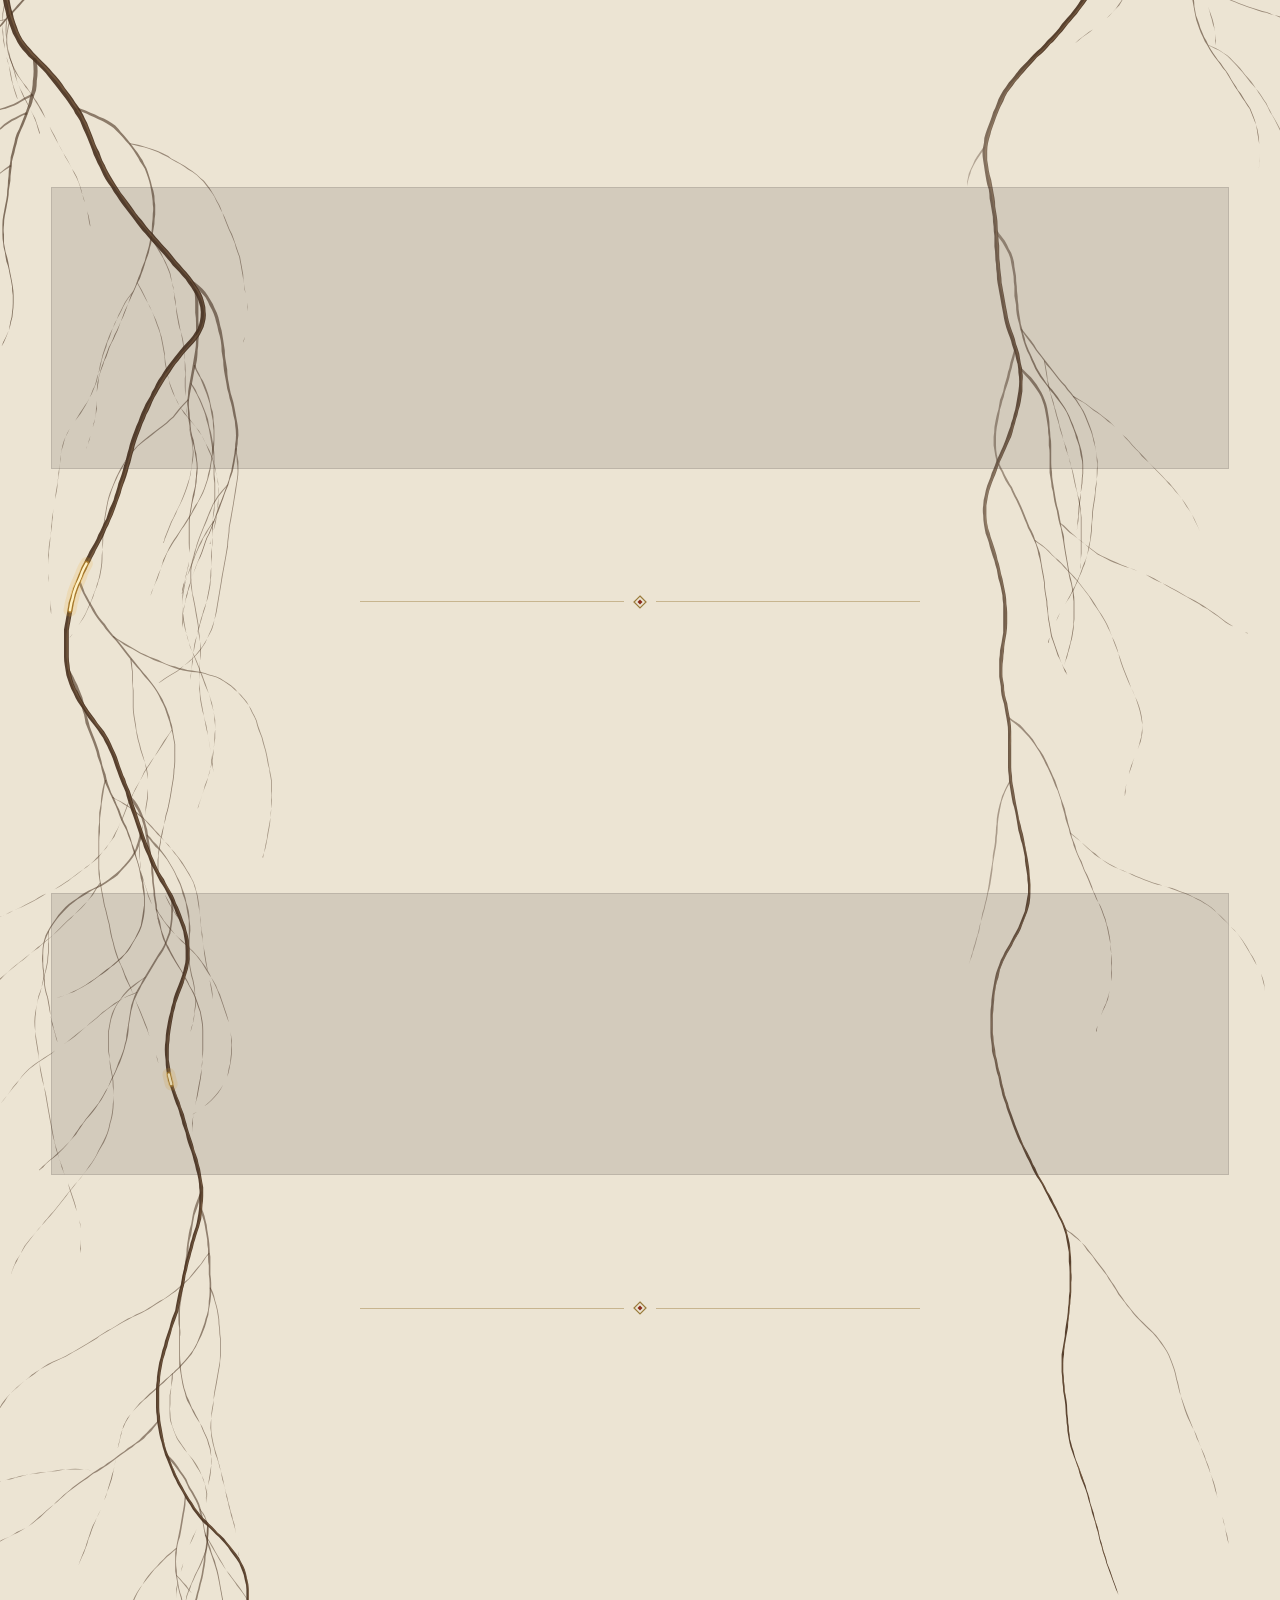
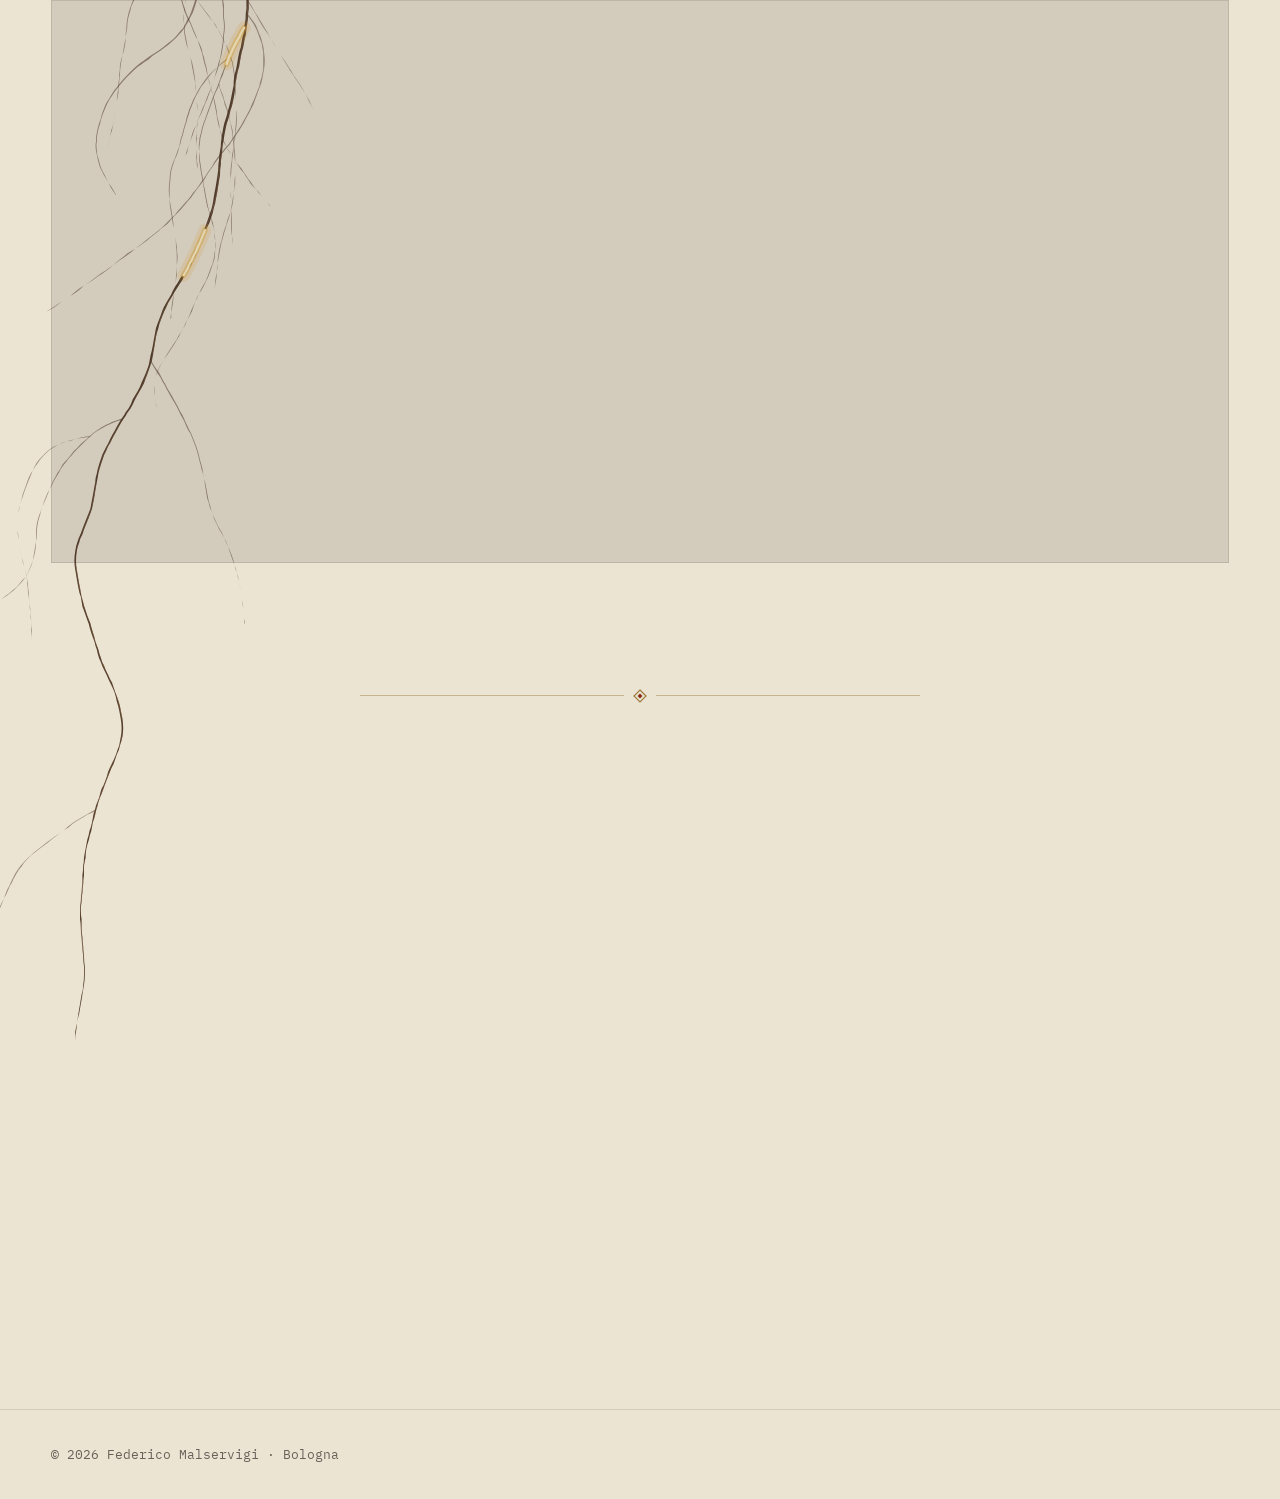
<file: docs/it.html>
<!doctype html>
<html lang="it" class="mode-light layout-flow">
<head>
<meta charset="utf-8">
<meta name="viewport" content="width=device-width, initial-scale=1, viewport-fit=cover">
<title>Federico Malservigi</title>
<meta name="description" content="Studente di Informatica per il management all&#39;Università di Bologna."><meta name="generator" content="Scroll Studio">
<link rel="icon" href="data:image/svg+xml,%3Csvg%20xmlns%3D%22http%3A//www.w3.org/2000/svg%22%20viewBox%3D%220%200%2032%2032%22%3E%3Crect%20width%3D%2232%22%20height%3D%2232%22%20rx%3D%228%22%20fill%3D%22%238a2d1b%22/%3E%3Ctext%20x%3D%2216%22%20y%3D%2222.5%22%20text-anchor%3D%22middle%22%20font-family%3D%22system-ui%2Csans-serif%22%20font-size%3D%2218%22%20font-weight%3D%22700%22%20fill%3D%22%23fff8ef%22%3EF%3C/text%3E%3C/svg%3E">
<link rel="alternate" hreflang="en" href="index.html">
<link rel="alternate" hreflang="it" href="it.html">
<link rel="stylesheet" href="fonts/fonts.css">
<style>
:root {
  --bg: #ece4d3;
  --bg-2: #e2d8c4;
  --ink: #2a241f;
  --ink-rgb: 42, 36, 31;
  --bg-rgb: 236, 228, 211;
  --ink-2: rgba(42, 36, 31, 0.82);
  --ink-3: rgba(42, 36, 31, 0.68);
  --line: rgba(42, 36, 31, .13);
  --accent: #8a2d1b;
  --accent-2: #a8452c;
  --accent-ink: #fff8ef;
  --accent-text: #8a2d1b;
  --accent-rgb: 138, 45, 27;
  --font-display: "Cormorant Garamond", Georgia, serif;
  --font-body: "Figtree", system-ui, sans-serif;
  --font-mono: "IBM Plex Mono", ui-monospace, monospace;
  --display-weight: 300;
  --em-style: italic;
  --radius: 999px;
  color-scheme: light;
}
.ss-surface-dark { --btn-bg: #ece4d3; --btn-ink: #000000; --bg: #2a241f; --bg-2: #3a332d; --ink: #ece4d3; --ink-rgb: 236, 228, 211; --bg-rgb: 42, 36, 31; --ink-2: rgba(236, 228, 211, 0.73); --ink-3: rgba(236, 228, 211, 0.59); --line: rgba(236, 228, 211, .14); --accent-text: #c19382; --em-color: #ece4d3; color-scheme: dark; background: var(--bg); color: var(--ink); }
.ss-surface-light { --btn-bg: #8a2d1b; --btn-ink: #ffffff; --bg: #e2d8c4; --bg-2: #ece4d3; --ink: #2a241f; --ink-rgb: 42, 36, 31; --bg-rgb: 226, 216, 196; --ink-2: rgba(42, 36, 31, 0.82); --ink-3: rgba(42, 36, 31, 0.68); --line: rgba(42, 36, 31, .14); --accent-text: #8a2d1b; --em-color: #8a2d1b; color-scheme: light; background: var(--bg); color: var(--ink); }
.ss-surface-accent { --btn-bg: #8a2d1b; --btn-ink: #ffffff; --bg: #cf998b; --bg-2: #342b25; --ink: #2a241f; --ink-rgb: 42, 36, 31; --bg-rgb: 207, 153, 139; --ink-2: rgba(42, 36, 31, 1.0); --ink-3: rgba(42, 36, 31, 1.0); --line: rgba(42, 36, 31, .14); --accent-text: #2a241f; --em-color: #2a241f; color-scheme: light; background: var(--bg); color: var(--ink); }
</style>
<link rel="stylesheet" href="runtime/studio.css">
<style>
  /* A section's backdrop: the image fills the panel (or a wrapper in the flow layout); the section itself goes clear,
     whatever surface it has. */
  .ss-backdrop { background-size: cover; background-position: center; }
  .ss-backdrop > section, .ss-backdrop > section[class*=ss-surface-], .ss-backdrop .ss-stage, .ss-backdrop .ss-band { background: transparent; }
  /* A type scene set as a display line (size: display) rather than a passage: bigger, centred, balanced. */
  .ss-scene.ss-type--display .ss-type__text { font-size: clamp(46px, 8.2vw, 150px); text-align: center; letter-spacing: -.04em; line-height: 1; max-width: 12em; }
  /* On a dark surface the rolling word takes the surface's <em> colour, which is checked for contrast; the raw accent is not. */
  .ss-surface-dark .ss-type--swap .roll { color: var(--em-color); }  /* The language switch (Site.translations) sits before the nav button and stays visible on phones. */
  .ss-nav__end { display: flex; align-items: center; gap: 16px; }
  .ss-lang { display: flex; gap: 2px; font-family: var(--font-mono); font-size: 12px; letter-spacing: .06em; }
  .ss-lang a { padding: 6px 8px; border-radius: 6px; color: var(--ink-3); transition: color .2s, background .2s; }
  .ss-lang a:hover { color: var(--ink); }
  .ss-lang a[aria-current] { color: var(--ink); background: rgba(var(--ink-rgb), .09); }  /* ...and show a photograph whole in the same frame (ProductBlock.frame): the box follows the photo's own shape. */
  .ss-product__img--frame { width: auto; max-width: 100%; height: auto; -webkit-mask: none; mask: none; mix-blend-mode: normal;
    border-radius: 18px; border: 1px solid var(--line); box-shadow: 0 50px 100px -50px rgba(0, 0, 0, .7); }  /* A CTA with several buttons centres them in one row. */
  .ss-cta .ss-btns { justify-content: center; margin-top: 44px; }
  .ss-cta .ss-btns .ss-btn { margin-top: 0; }  /* A feature card with an href is a link: an arrow after the title, the title takes the accent on hover. */
  .ss-feature--link h3::after { content: " ↗"; font-size: .7em; color: var(--ink-3); transition: color .3s; }
  .ss-feature--link:hover h3::after { color: var(--accent); }  /* A card's picture (Feature.image) sits round beside its tag, like an avatar. */
  .ss-feature__top { display: flex; align-items: center; gap: 14px; }
  .ss-feature__img { width: 56px; height: 56px; border-radius: 50%; object-fit: cover; flex: none; border: 1px solid var(--line); }  /* A phone can play a clip instead of showing a screenshot. */
  .ss-phone__screen > video { width: 100%; height: 100%; object-fit: cover; display: block; }
  /* Poses: how a product section's phone sits (ProductBlock.pose). The panel clips at its edges (overflow: clip), so a
     phone pushed past them is cut off there. Each pose is a different composition, so a run of product panels reads
     as different screens rather than one screen seven times. */
  .ss-pose--rise.ss-product { align-items: flex-start; padding-top: clamp(100px, 13vh, 130px); padding-bottom: 0; }
  .ss-pose--rise .ss-product__in { grid-template-columns: minmax(0, 1fr); justify-items: center; gap: 0; }
  .ss-pose--rise .ss-product__copy { order: 1; max-width: 820px; display: flex; flex-direction: column; align-items: center; text-align: center; }
  .ss-pose--rise .ss-lede { max-width: 58ch; }
  .ss-pose--rise .ss-pills, .ss-pose--rise .ss-btns { justify-content: center; }
  .ss-pose--rise .ss-product__media { order: 2; width: 100%; min-height: 0; height: max(30svh, 290px); margin-top: 28px; place-items: start center; }
  .ss-pose--rise .ss-phone { position: absolute; top: 0; left: 50%; width: clamp(230px, 21vw, 330px); transform: translate(-50%, calc(var(--float, 0) * -22px)); }
  .ss-pose--close .ss-product__media { min-height: 0; height: min(62svh, 640px); place-items: start center; }
  .ss-pose--close .ss-phone { position: absolute; top: 0; left: 50%; width: clamp(300px, 30vw, 440px); transform: translate(-50%, calc(var(--float, 0) * -26px)); }
  .ss-pose--lean .ss-product__media { min-height: 0; height: min(60svh, 620px); }
  .ss-pose--lean .ss-phone { position: absolute; bottom: calc(-1 * clamp(90px, 14vh, 160px) - 30%); width: clamp(260px, 24vw, 360px); transform-origin: 50% 100%; }
  .ss-pose--lean.ss-product--left .ss-phone { left: calc(-1 * var(--gutter) - 2%); transform: rotate(9deg) translateY(calc(var(--float, 0) * -20px)); }
  .ss-pose--lean.ss-product--right .ss-phone { right: calc(-1 * var(--gutter) - 2%); transform: rotate(-9deg) translateY(calc(var(--float, 0) * -20px)); }
  .ss-pose--turn .ss-product__media { perspective: 1400px; }
  .ss-pose--turn .ss-phone { width: clamp(220px, 21vw, 310px); }
  .ss-pose--turn.ss-product--left .ss-phone { transform: rotateY(-16deg) rotateX(4deg) rotateZ(-3deg) translateY(calc(var(--float, 0) * -24px)); box-shadow: 34px 60px 90px -30px rgba(0, 0, 0, .5), inset 0 0 0 2px #2c2c2c; }
  .ss-pose--turn.ss-product--right .ss-phone { transform: rotateY(16deg) rotateX(4deg) rotateZ(3deg) translateY(calc(var(--float, 0) * -24px)); box-shadow: -34px 60px 90px -30px rgba(0, 0, 0, .5), inset 0 0 0 2px #2c2c2c; }
  /* pair: the two phones swap places on a loop, each playing its own clip, the one coming forward lifting over the one
     going back. Without motion they hold the front and back positions. */
  .ss-pose--pair .ss-product__media { min-height: min(70vh, 720px); }
  .ss-pose--pair .ss-product__media > .ss-phone, .ss-pose--pair .ss-phone-behind { position: absolute; left: 50%; top: 50%; animation: 16s cubic-bezier(.45, 0, .25, 1) infinite; }
  .ss-pose--pair .ss-product__media > .ss-phone { z-index: 2; transform: translate(-64%, -50%); animation-name: ss-pair-a; }
  .ss-pose--pair .ss-phone-behind { z-index: 1; transform: translate(-22%, -56%) rotate(9deg) scale(.9); animation-name: ss-pair-b; }
  @keyframes ss-pair-a {
    0%, 42% { transform: translate(-64%, -50%) rotate(0deg) scale(1); z-index: 2; }
    46% { transform: translate(-43%, -40%) rotate(4deg) scale(.94); }
    50%, 92% { transform: translate(-22%, -56%) rotate(9deg) scale(.9); z-index: 1; }
    96% { transform: translate(-43%, -66%) rotate(4deg) scale(.96); }
    100% { transform: translate(-64%, -50%) rotate(0deg) scale(1); z-index: 2; }
  }
  @keyframes ss-pair-b {
    0%, 42% { transform: translate(-22%, -56%) rotate(9deg) scale(.9); z-index: 1; }
    46% { transform: translate(-43%, -66%) rotate(4deg) scale(.96); }
    50%, 92% { transform: translate(-64%, -50%) rotate(0deg) scale(1); z-index: 2; }
    96% { transform: translate(-43%, -40%) rotate(4deg) scale(.94); }
    100% { transform: translate(-22%, -56%) rotate(9deg) scale(.9); z-index: 1; }
  }
  @media (prefers-reduced-motion: reduce) { .ss-pose--pair .ss-product__media > .ss-phone, .ss-pose--pair .ss-phone-behind { animation: none; } }
  .ss-product__stats { display: flex; flex-wrap: wrap; gap: 18px 44px; margin: 30px 0 10px; }
  /* A hero can hold the app too: the phone rises from the bottom edge under the copy and sinks as the hero is left. */
  .ss-hero--device { flex-direction: column; justify-content: flex-start; padding-top: clamp(110px, 14vh, 150px); padding-bottom: 0; gap: clamp(24px, 4vh, 44px); }
  .ss-hero--device .ss-hero__in { flex: none; }
  .ss-hero__phone { position: relative; width: 100%; height: max(26svh, 230px); flex: none; }
  .ss-hero__phone .ss-phone { position: absolute; top: 0; left: 50%; width: clamp(230px, 22vw, 340px); transform: translate(-50%, calc(var(--hero-p, 0) * 40px)); }
  .ss-product__stats .ss-v { font-size: clamp(40px, 4.2vw, 72px); }
  .ss-product__stats .ss-l { margin-top: 4px; }
  @media (max-width: 900px) {
    .ss-pose--rise.ss-product { padding-top: 100px; }
    .ss-pose--rise .ss-product__media { height: max(34svh, 250px); }
    .ss-pose--rise .ss-phone { width: min(64vw, 300px); }
    .ss-pose--close .ss-product__media, .ss-pose--lean .ss-product__media { order: 2; height: 44svh; }
    .ss-pose--close .ss-phone { width: min(76vw, 340px); }
    .ss-pose--lean .ss-phone { width: min(66vw, 320px); }
    .ss-pose--lean.ss-product--left .ss-phone, .ss-pose--lean.ss-product--right .ss-phone { top: 24px; bottom: auto; left: 50%; right: auto; transform: translateX(-50%) rotate(-7deg); transform-origin: 50% 0; }
    .ss-pose--pair .ss-product__media { min-height: 0; height: clamp(420px, 66svh, 600px); }
    .ss-pose--pair .ss-product__media > .ss-phone, .ss-pose--pair .ss-phone-behind .ss-phone { width: min(50vw, 230px); }
    .ss-pose--turn .ss-phone { width: min(60vw, 280px); }
    .ss-product__stats { gap: 12px 28px; }
    .ss-hero--device { padding-top: 100px; gap: 22px; }
    .ss-hero__phone { height: max(22svh, 190px); }
    .ss-hero__phone .ss-phone { width: min(60vw, 280px); }
  }
  .ss-h1, .ss-display { text-wrap: balance; }
</style>
<style>
/* Horadric touches on the paper theme: the parchment, gold and blood red of an old codex, kept quiet enough that
   the page still reads as a CV. Added after the theme's styles (site.yaml: css). */
:root { --gold: #9a7b3c; --gold-ink: #7a5c22; --gold-soft: rgba(154, 123, 60, .45); }   /* gold-ink: gold dark enough for small text on the paper */

/* An ornament between sections: a gold rule with a diamond in the middle. */
.ss-block { position: relative; }
.ss-block::before {
  content: ""; position: absolute; top: 0; left: 50%; transform: translateX(-50%);
  width: min(560px, 70%); height: 14px; pointer-events: none;
  background:
    linear-gradient(var(--gold-soft), var(--gold-soft)) left center / calc(50% - 16px) 1px no-repeat,
    linear-gradient(var(--gold-soft), var(--gold-soft)) right center / calc(50% - 16px) 1px no-repeat,
    url("data:image/svg+xml,%3Csvg xmlns='http://www.w3.org/2000/svg' viewBox='0 0 24 14'%3E%3Cpath d='M12 1 18 7 12 13 6 7Z' fill='none' stroke='%239a7b3c' stroke-width='1.2'/%3E%3Cpath d='M12 4.5 14.5 7 12 9.5 9.5 7Z' fill='%238a2d1b'/%3E%3C/svg%3E") center / 24px 14px no-repeat;
}
#inizio::before { content: none; }   /* nothing comes before the opening */

/* A drop cap on the first paragraph about me, like the first letter of a chapter. */
#chi-sono .ss-lede::first-letter {
  float: left; font-family: var(--font-display); font-weight: 600; font-size: 3.6em; line-height: .82;
  color: var(--accent); padding: .08em .12em 0 0; margin-right: .06em;
  text-shadow: 1px 1px 0 var(--gold-soft);
}

/* Kickers, card tags and timeline dates in gold. */
.ss-kicker, .ss-tag, .ss-when { color: var(--gold-ink); }

/* Cards framed like plates in a book: a gold hairline inside the border. */
.ss-feature { box-shadow: inset 0 0 0 6px var(--bg), inset 0 0 0 7px var(--gold-soft); }
.ss-band .ss-feature { box-shadow: inset 0 0 0 6px var(--bg-2), inset 0 0 0 7px var(--gold-soft); }

/* Roots behind the whole page (tools/radici.py): one root system from the top of the hero down to the footer, laid
   at the page's full width under everything. The first screen's roots draw themselves in on load; further down,
   where the browser can tie an animation to scrolling, the roots are uncovered as you scroll, their growing end
   always just below the bottom of the window. */
body { position: relative; isolation: isolate; }
body::before {
  content: ""; position: absolute; inset: 0; z-index: -1; pointer-events: none;
  background: url(assets/_media/radici-pagina.svg) center top / 100% auto no-repeat;
}
/* The other pages open with copy on both sides, so they get the margins' roots alone, with no hero roots across them. */
body:not([data-page="home"])::before { background-image: url(assets/_media/radici-margini.svg); }
@media (max-width: 760px) { body::before { background-size: 170% auto; background-position: right top; opacity: .35; } }
@media (prefers-reduced-motion: no-preference) {
  @supports (animation-timeline: scroll()) {
    body::before {
      -webkit-mask-image: linear-gradient(#000 calc(100% - 180px), transparent); mask-image: linear-gradient(#000 calc(100% - 180px), transparent);
      -webkit-mask-repeat: no-repeat; mask-repeat: no-repeat;
      animation: radici-scorri linear both; animation-timeline: scroll(root);
    }
  }
}
@keyframes radici-scorri {
  from { -webkit-mask-size: 100% calc(100vh + 180px); mask-size: 100% calc(100vh + 180px); }
  to { -webkit-mask-size: 100% calc(100% + 180px); mask-size: 100% calc(100% + 180px); }
}

/* The avatar ringed in gold, like a seal. */
.ss-feature__img { border: 2px solid var(--gold); box-shadow: 0 0 0 3px var(--bg), 0 0 0 4px var(--gold-soft); }

</style>
<style>
  html.ss-loading, html.ss-loading body { overflow: hidden; height: 100%; }
  .ss-loader { position: fixed; inset: 0; z-index: 1000; display: none; flex-direction: column; align-items: center; justify-content: center; gap: 22px;
    background: var(--bg); color: var(--ink); transition: opacity .7s cubic-bezier(.22,.8,.2,1), visibility .7s; }
  html.ss-loading .ss-loader, .ss-loader.ss-leaving { display: flex; }
  .ss-loader.ss-leaving { opacity: 0; visibility: hidden; }
  .ss-loader__name { font-family: var(--font-display); font-weight: var(--display-weight); font-size: clamp(28px, 3.4vw, 46px); letter-spacing: -.02em; }
  .ss-loader__bar { width: min(320px, 60vw); height: 2px; background: var(--line); position: relative; overflow: hidden; }
  .ss-loader__bar i { position: absolute; inset: 0; background: var(--accent); transform-origin: left; transform: scaleX(0); transition: transform .3s; }
  .ss-loader__pct { font-family: var(--font-mono); font-size: 12px; letter-spacing: .2em; color: var(--ink-3); font-variant-numeric: tabular-nums; }
</style>
<script>
  // Lock scrolling from the very first paint; the runtime unlocks it once every scene is ready.
  // If the runtime can't run at all, open the page anyway after max_wait seconds.
  document.documentElement.classList.add("ss-loading");
  window.__ssLoader = { maxWait: 45.0, minTime: 0.6 };
  setTimeout(function () { document.documentElement.classList.remove("ss-loading"); }, 50000.0);
</script>
</head>
<body data-page="home">
<div class="ss-loader" id="ss-loader" role="status" aria-live="polite">
  <div class="ss-loader__name">Federico Malservigi</div>
  <div class="ss-loader__bar"><i></i></div>
  <div class="ss-loader__pct"><span>0</span>%</div>
</div>

<header class="ss-nav" id="ss-nav"><div class="ss-nav__in">
  <a class="ss-wordmark" href="#">
    <span>Federico Malservigi</span>
  </a>
  <nav class="ss-nav__links"><a href="#chi-sono">Chi sono</a><a href="#percorso">Percorso</a><a href="projects.it.html">Progetti</a><a href="#competenze">Competenze</a><a href="#contatti">Contatti</a></nav>
<div class="ss-nav__end">
<nav class="ss-lang" aria-label="Language"><a href="index.html" hreflang="en" lang="en">EN</a><a href="it.html" hreflang="it" lang="it" aria-current="page">IT</a></nav><a class="ss-btn" href="#contatti">Scrivimi <span class="ss-arrow">→</span></a>  </div>
</div></header>

<main>
<section class="ss-block ss-hero ss-hero--left" id="inizio">
  <div class="ss-hero__in">
<span class="ss-badge">Bologna</span><h1 class="ss-h1">Federico <em>Malservigi</em></h1><p class="ss-lede">Studio Informatica per il management all&#39;Università di Bologna. Mi occupo soprattutto di dati: da febbraio a maggio 2026 ho fatto uno stage da data analyst in Bitbang, nel team Data Science, con Python, Pandas e SQL. Scrivo anche app Android in Kotlin e progetti in Java, JavaScript e PHP, spesso in gruppo con i compagni di corso.</p>    <div class="ss-btns"><a class="ss-btn ss-btn--hot" href="#contatti">Scrivimi <span class="ss-arrow">→</span></a><a class="ss-btn" href="#progetti">Progetti</a></div>
  </div>
</section>

<section class="ss-block ss-product ss-product--left ss-pose--beside" id="chi-sono"><div class="ss-wrap ss-product__in">
  <div class="ss-product__media" data-float>
<img class="ss-product__img ss-product__img--frame" src="assets/_media/031b7631693b.webp" alt="" loading="lazy">  </div>
  <div class="ss-product__copy ss-reveal">
<span class="ss-kicker">Chi sono</span>    <h2 class="ss-h2">Ciao, sono <em>Federico.</em></h2>
<p class="ss-lede">Sono di Bologna e studio Informatica per il management all&#39;Unibo. Imparo soprattutto facendo: progetti d&#39;esame in gruppo e qualche app per conto mio. Fuori dall&#39;università faccio scherma e Krav Maga e, quando posso, vado in montagna.</p><ul class="ss-pills"><li>Italiano · madrelingua</li><li>Inglese · B2</li><li>Spagnolo · A2</li><li>Patente B</li></ul>    <div class="ss-btns"><a class="ss-btn ss-btn--hot" href="mailto:malserfede@gmail.com">Scrivimi <span class="ss-arrow">→</span></a><a class="ss-btn" href="https://www.linkedin.com/in/federico-malservigi">LinkedIn</a></div>
  </div>
</div></section>

<section class="ss-block" id="percorso"><div class="ss-wrap">
<div class="ss-head ss-reveal"><span class="ss-kicker">Percorso</span><h2 class="ss-display">Studi <em>ed esperienze</em></h2></div>  <div class="ss-timeline ss-timeline--3">
<div class="ss-tl ss-reveal"><span class="ss-when">2018 – 2023</span><h4>Liceo Scientifico E. Fermi</h4><p>Diploma di scuola secondaria superiore, a Bologna.</p></div><div class="ss-tl ss-reveal"><span class="ss-when">2023 – oggi</span><h4>Informatica per il management</h4><p>Università di Bologna: programmazione, basi di dati, sistemi, statistica e gestione dei progetti.</p></div><div class="ss-tl ss-reveal"><span class="ss-when">Feb – Mag 2026</span><h4>Data analyst · Bitbang</h4><p>Stage nel team Data Science: analisi dei dati di vendita di un e-commerce.</p></div>  </div>
</div></section>

<section class="ss-block" id="progetti"><div class="ss-wrap">
<div class="ss-head ss-reveal"><span class="ss-kicker">Progetti</span><h2 class="ss-display">Cosa ho <em>costruito</em></h2></div>  <div class="ss-features ss-features--2">
<a class="ss-feature ss-feature--link ss-reveal" href="projects.it.html#daycast"><span class="ss-tag">Windows · Python</span>      <div><h3>Daycast</h3><p>Il meteo del tuo tempo al PC: quanto lo userai oggi, ora per ora, e quali app aprirai.</p></div>
</a><a class="ss-feature ss-feature--link ss-reveal" href="projects.it.html#canone"><span class="ss-tag">Android · Kotlin</span>      <div><h3>Canone</h3><p>Un lettore musicale che analizza ogni brano sul telefono e lo trasforma in visualizzazioni animate.</p></div>
</a>  </div>
</div></section>

<section class="ss-block" id="github"><div class="ss-wrap">
<div class="ss-head ss-reveal"><span class="ss-kicker">Altri progetti</span><h2 class="ss-display">Il resto è <em>su GitHub</em></h2></div>  <div class="ss-features ss-features--2">
<a class="ss-feature ss-feature--link ss-reveal" href="https://github.com/Fede046"><div class="ss-feature__top"><img class="ss-feature__img" src="assets/_media/9cfa50704c88.webp" alt="" loading="lazy"><span class="ss-tag">Personale</span></div>
      <div><h3>Fede046</h3><p>I miei progetti e gli appunti dei corsi che ho condiviso. L&#39;avatar è Imperius, da Diablo III: ci sono cresciuto.</p></div>
</a><a class="ss-feature ss-feature--link ss-reveal" href="https://github.com/E1-Unibo"><span class="ss-tag">Gruppo di studio</span>      <div><h3>E1-Unibo</h3><p>I progetti d&#39;esame fatti in gruppo con i compagni di corso.</p></div>
</a>  </div>
</div></section>

<section class="ss-block" id="competenze"><div class="ss-wrap">
<div class="ss-head ss-reveal"><span class="ss-kicker">Competenze</span><h2 class="ss-display">Cosa <em>uso</em></h2></div>  <div class="ss-features ss-features--3">
<div class="ss-feature ss-reveal"><span class="ss-tag">Dati</span>      <div><h3>Analisi</h3><p>Python con Pandas e NumPy, SQL, MySQL e MongoDB.</p></div>
</div><div class="ss-feature ss-reveal"><span class="ss-tag">Sviluppo</span>      <div><h3>App e web</h3><p>Kotlin, Java, JavaScript, HTML e CSS, PHP, GWT. API REST con OpenAPI.</p></div>
</div><div class="ss-feature ss-reveal"><span class="ss-tag">Metodo</span>      <div><h3>Strumenti</h3><p>Git, GitHub e GitLab, Docker, Maven. Agile e Scrum. XML, JSON e YAML.</p></div>
</div>  </div>
</div></section>

<section class="ss-block" id="fuori"><div class="ss-wrap">
<div class="ss-head ss-reveal"><span class="ss-kicker">Fuori dallo schermo</span><h2 class="ss-display">Sport, scout <em>e volontariato</em></h2></div>  <div class="ss-features ss-features--4">
<div class="ss-feature ss-reveal"><span class="ss-tag">Dal 2017</span>      <div><h3>Scherma e Krav Maga</h3><p>Scherma dal 2017, con un terzo posto al torneo regionale del 2019. Oggi anche un corso di Krav Maga tradizionale a Bologna.</p></div>
</div><div class="ss-feature ss-reveal"><span class="ss-tag">2012 – 2023</span>      <div><h3>Scout AGESCI</h3><p>Nel gruppo Bologna 18 dagli 8 anni alla fine del liceo: trekking, arrampicata, bici e i servizi dell&#39;associazione.</p></div>
</div><div class="ss-feature ss-reveal"><span class="ss-tag">Volontariato</span>      <div><h3>Caritas e AVIS</h3><p>Con la Caritas ho preparato e consegnato la spesa a famiglie in difficoltà. Sono donatore di sangue AVIS.</p></div>
</div><div class="ss-feature ss-reveal"><span class="ss-tag">Interessi</span>      <div><h3>Finanza personale</h3><p>Seguo ETF e obbligazioni e cerco di capire i numeri dietro un portafoglio.</p></div>
</div>  </div>
</div></section>

<section class="ss-block ss-cta" id="contatti">
  <div class="ss-cta__in">
<span class="ss-kicker ss-reveal">Contatti</span>    <h2 class="ss-display ss-reveal">Scrivimi, <em>rispondo volentieri.</em></h2>
<div class="ss-reveal"><div class="ss-btns"><a class="ss-btn ss-btn--hot" href="mailto:malserfede@gmail.com">malserfede@gmail.com <span class="ss-arrow">→</span></a><a class="ss-btn" href="https://www.linkedin.com/in/federico-malservigi">LinkedIn</a><a class="ss-btn" href="https://t.me/Federico569">Telegram</a></div></div>
  </div>
</section>

</main>

<footer class="ss-footer"><div class="ss-wrap ss-footer__in">
  <span>© 2026 Federico Malservigi · Bologna</span>
  <span></span>
</div></footer>

<script>window.__ssScroll = { speed: 1.0 };</script>
<script type="module" src="runtime/index.js"></script>
<script>
  // Clips in phones play while their panel is on screen and rest while it isn't: browsers may hold a muted
  // autoplay until the element is seen, and a stack of looping videos is wasted work off screen.
  (function () {
    var clips = document.querySelectorAll(".ss-phone__screen > video");
    if (!clips.length || !("IntersectionObserver" in window)) return;
    function play(v) { var p = v.play(); if (p && p.catch) p.catch(function () {}); }
    function inView(v) { var r = v.getBoundingClientRect(); return r.bottom > 0 && r.top < innerHeight; }
    var io = new IntersectionObserver(function (entries) {
      if (document.hidden) return;   // a hidden page reports nothing as visible; leave the clips as they are
      entries.forEach(function (e) { if (e.isIntersecting) play(e.target); else e.target.pause(); });
    }, { threshold: 0.05 });
    clips.forEach(function (v) { io.observe(v); });
    document.addEventListener("visibilitychange", function () {
      if (!document.hidden) clips.forEach(function (v) { if (inView(v)) play(v); });
    });
  })();
</script>
</body>
</html>
</file>
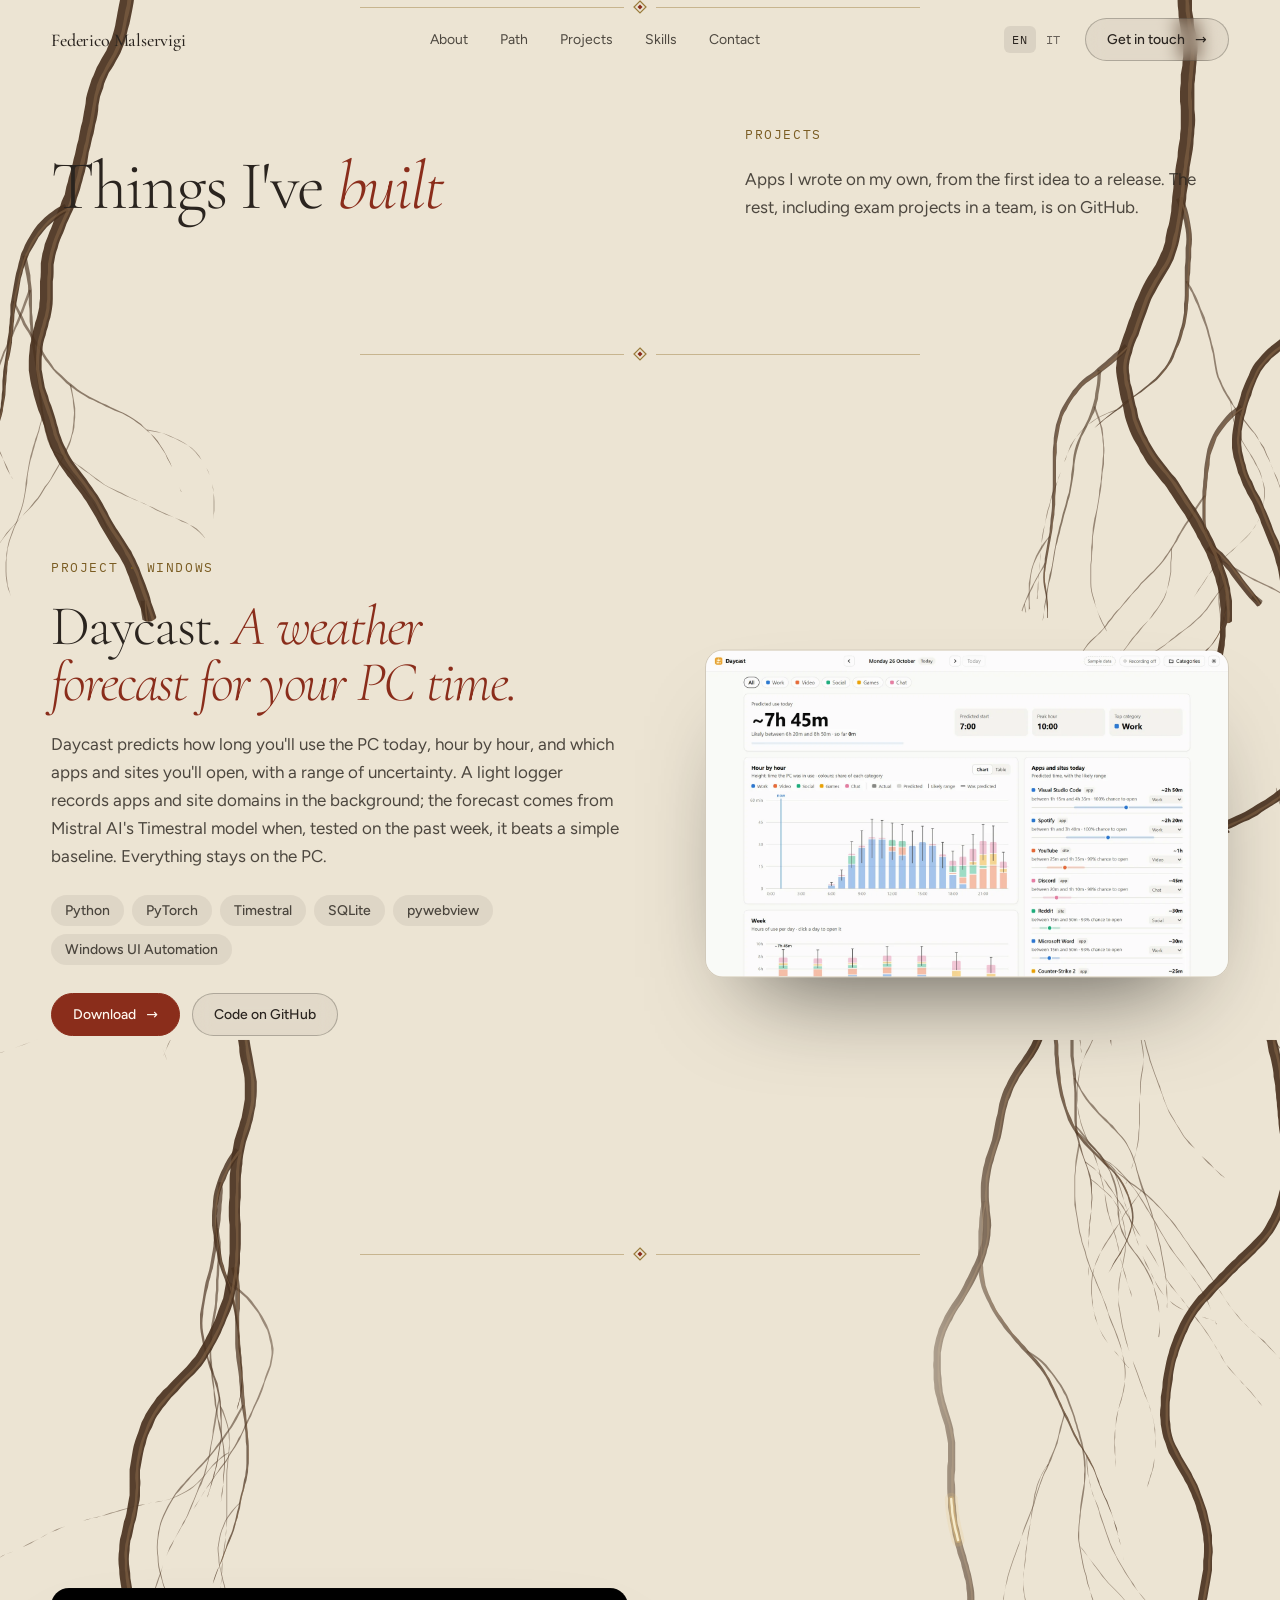
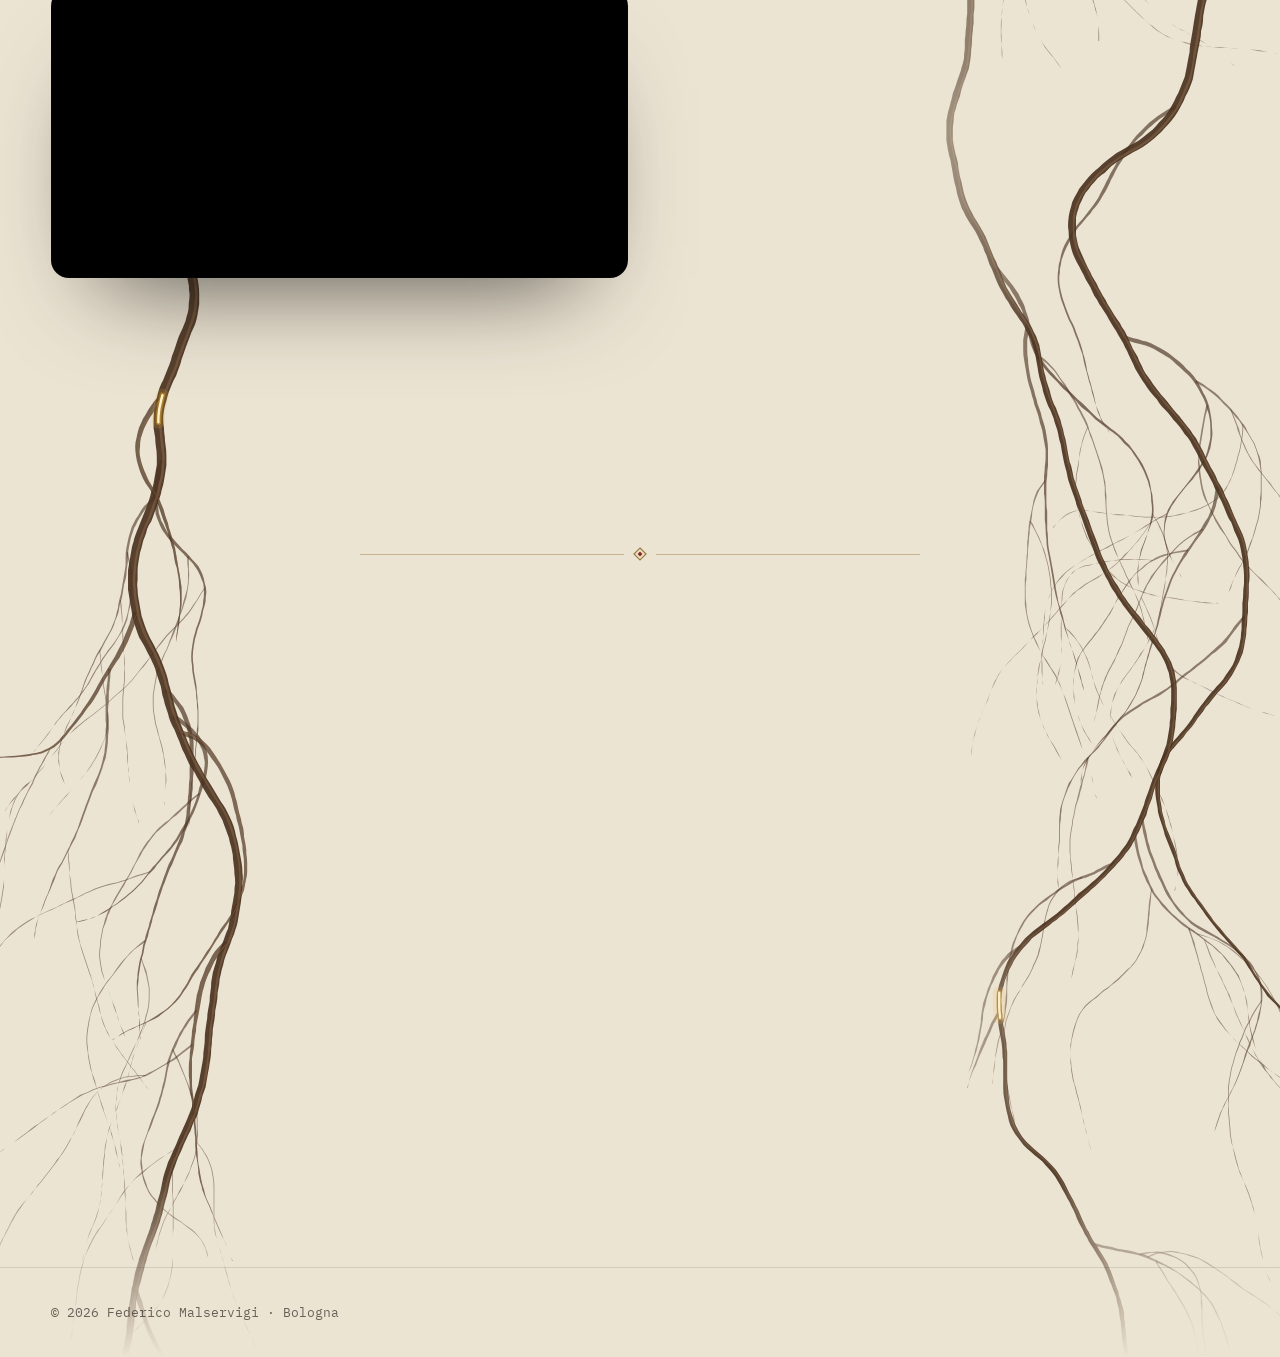
<file: docs/projects.html>
<!doctype html>
<html lang="en" class="mode-light layout-flow">
<head>
<meta charset="utf-8">
<meta name="viewport" content="width=device-width, initial-scale=1, viewport-fit=cover">
<title>Federico Malservigi</title>
<meta name="description" content="Projects by Federico Malservigi: Daycast and Canone."><meta name="generator" content="Scroll Studio">
<link rel="icon" href="data:image/svg+xml,%3Csvg%20xmlns%3D%22http%3A//www.w3.org/2000/svg%22%20viewBox%3D%220%200%2032%2032%22%3E%3Crect%20width%3D%2232%22%20height%3D%2232%22%20rx%3D%228%22%20fill%3D%22%238a2d1b%22/%3E%3Ctext%20x%3D%2216%22%20y%3D%2222.5%22%20text-anchor%3D%22middle%22%20font-family%3D%22system-ui%2Csans-serif%22%20font-size%3D%2218%22%20font-weight%3D%22700%22%20fill%3D%22%23fff8ef%22%3EF%3C/text%3E%3C/svg%3E">
<link rel="alternate" hreflang="en" href="projects.html">
<link rel="alternate" hreflang="it" href="projects.it.html">
<link rel="stylesheet" href="fonts/fonts.css">
<style>
:root {
  --bg: #ece4d3;
  --bg-2: #e2d8c4;
  --ink: #2a241f;
  --ink-rgb: 42, 36, 31;
  --bg-rgb: 236, 228, 211;
  --ink-2: rgba(42, 36, 31, 0.82);
  --ink-3: rgba(42, 36, 31, 0.68);
  --line: rgba(42, 36, 31, .13);
  --accent: #8a2d1b;
  --accent-2: #a8452c;
  --accent-ink: #fff8ef;
  --accent-text: #8a2d1b;
  --accent-rgb: 138, 45, 27;
  --font-display: "Cormorant Garamond", Georgia, serif;
  --font-body: "Figtree", system-ui, sans-serif;
  --font-mono: "IBM Plex Mono", ui-monospace, monospace;
  --display-weight: 300;
  --em-style: italic;
  --radius: 999px;
  color-scheme: light;
}
.ss-surface-dark { --btn-bg: #ece4d3; --btn-ink: #000000; --bg: #2a241f; --bg-2: #3a332d; --ink: #ece4d3; --ink-rgb: 236, 228, 211; --bg-rgb: 42, 36, 31; --ink-2: rgba(236, 228, 211, 0.73); --ink-3: rgba(236, 228, 211, 0.59); --line: rgba(236, 228, 211, .14); --accent-text: #c19382; --em-color: #ece4d3; color-scheme: dark; background: var(--bg); color: var(--ink); }
.ss-surface-light { --btn-bg: #8a2d1b; --btn-ink: #ffffff; --bg: #e2d8c4; --bg-2: #ece4d3; --ink: #2a241f; --ink-rgb: 42, 36, 31; --bg-rgb: 226, 216, 196; --ink-2: rgba(42, 36, 31, 0.82); --ink-3: rgba(42, 36, 31, 0.68); --line: rgba(42, 36, 31, .14); --accent-text: #8a2d1b; --em-color: #8a2d1b; color-scheme: light; background: var(--bg); color: var(--ink); }
.ss-surface-accent { --btn-bg: #8a2d1b; --btn-ink: #ffffff; --bg: #cf998b; --bg-2: #342b25; --ink: #2a241f; --ink-rgb: 42, 36, 31; --bg-rgb: 207, 153, 139; --ink-2: rgba(42, 36, 31, 1.0); --ink-3: rgba(42, 36, 31, 1.0); --line: rgba(42, 36, 31, .14); --accent-text: #2a241f; --em-color: #2a241f; color-scheme: light; background: var(--bg); color: var(--ink); }
</style>
<link rel="stylesheet" href="runtime/studio.css">
<style>
  /* A section's backdrop: the image fills the panel (or a wrapper in the flow layout); the section itself goes clear,
     whatever surface it has. */
  .ss-backdrop { background-size: cover; background-position: center; }
  .ss-backdrop > section, .ss-backdrop > section[class*=ss-surface-], .ss-backdrop .ss-stage, .ss-backdrop .ss-band { background: transparent; }
  /* A type scene set as a display line (size: display) rather than a passage: bigger, centred, balanced. */
  .ss-scene.ss-type--display .ss-type__text { font-size: clamp(46px, 8.2vw, 150px); text-align: center; letter-spacing: -.04em; line-height: 1; max-width: 12em; }
  /* On a dark surface the rolling word takes the surface's <em> colour, which is checked for contrast; the raw accent is not. */
  .ss-surface-dark .ss-type--swap .roll { color: var(--em-color); }  /* The language switch (Site.translations) sits before the nav button and stays visible on phones. */
  .ss-nav__end { display: flex; align-items: center; gap: 16px; }
  .ss-lang { display: flex; gap: 2px; font-family: var(--font-mono); font-size: 12px; letter-spacing: .06em; }
  .ss-lang a { padding: 6px 8px; border-radius: 6px; color: var(--ink-3); transition: color .2s, background .2s; }
  .ss-lang a:hover { color: var(--ink); }
  .ss-lang a[aria-current] { color: var(--ink); background: rgba(var(--ink-rgb), .09); }  /* A product panel can play a clip (ProductBlock.video) in a rounded frame instead of showing a shot. */
  .ss-product__clip { display: block; width: 100%; height: auto; max-height: 68vh; object-fit: cover; border-radius: 18px; background: #000;
    border: 1px solid var(--line); box-shadow: 0 50px 100px -50px rgba(0, 0, 0, .7); transform: translateY(calc(var(--float, 0) * -36px)); }
  @media (max-width: 900px) { .ss-product__clip { max-height: 52vh; } }  /* ...and show a photograph whole in the same frame (ProductBlock.frame): the box follows the photo's own shape. */
  .ss-product__img--frame { width: auto; max-width: 100%; height: auto; -webkit-mask: none; mask: none; mix-blend-mode: normal;
    border-radius: 18px; border: 1px solid var(--line); box-shadow: 0 50px 100px -50px rgba(0, 0, 0, .7); }  /* A CTA with several buttons centres them in one row. */
  .ss-cta .ss-btns { justify-content: center; margin-top: 44px; }
  .ss-cta .ss-btns .ss-btn { margin-top: 0; }  /* A phone can play a clip instead of showing a screenshot. */
  .ss-phone__screen > video { width: 100%; height: 100%; object-fit: cover; display: block; }
  /* Poses: how a product section's phone sits (ProductBlock.pose). The panel clips at its edges (overflow: clip), so a
     phone pushed past them is cut off there. Each pose is a different composition, so a run of product panels reads
     as different screens rather than one screen seven times. */
  .ss-pose--rise.ss-product { align-items: flex-start; padding-top: clamp(100px, 13vh, 130px); padding-bottom: 0; }
  .ss-pose--rise .ss-product__in { grid-template-columns: minmax(0, 1fr); justify-items: center; gap: 0; }
  .ss-pose--rise .ss-product__copy { order: 1; max-width: 820px; display: flex; flex-direction: column; align-items: center; text-align: center; }
  .ss-pose--rise .ss-lede { max-width: 58ch; }
  .ss-pose--rise .ss-pills, .ss-pose--rise .ss-btns { justify-content: center; }
  .ss-pose--rise .ss-product__media { order: 2; width: 100%; min-height: 0; height: max(30svh, 290px); margin-top: 28px; place-items: start center; }
  .ss-pose--rise .ss-phone { position: absolute; top: 0; left: 50%; width: clamp(230px, 21vw, 330px); transform: translate(-50%, calc(var(--float, 0) * -22px)); }
  .ss-pose--close .ss-product__media { min-height: 0; height: min(62svh, 640px); place-items: start center; }
  .ss-pose--close .ss-phone { position: absolute; top: 0; left: 50%; width: clamp(300px, 30vw, 440px); transform: translate(-50%, calc(var(--float, 0) * -26px)); }
  .ss-pose--lean .ss-product__media { min-height: 0; height: min(60svh, 620px); }
  .ss-pose--lean .ss-phone { position: absolute; bottom: calc(-1 * clamp(90px, 14vh, 160px) - 30%); width: clamp(260px, 24vw, 360px); transform-origin: 50% 100%; }
  .ss-pose--lean.ss-product--left .ss-phone { left: calc(-1 * var(--gutter) - 2%); transform: rotate(9deg) translateY(calc(var(--float, 0) * -20px)); }
  .ss-pose--lean.ss-product--right .ss-phone { right: calc(-1 * var(--gutter) - 2%); transform: rotate(-9deg) translateY(calc(var(--float, 0) * -20px)); }
  .ss-pose--turn .ss-product__media { perspective: 1400px; }
  .ss-pose--turn .ss-phone { width: clamp(220px, 21vw, 310px); }
  .ss-pose--turn.ss-product--left .ss-phone { transform: rotateY(-16deg) rotateX(4deg) rotateZ(-3deg) translateY(calc(var(--float, 0) * -24px)); box-shadow: 34px 60px 90px -30px rgba(0, 0, 0, .5), inset 0 0 0 2px #2c2c2c; }
  .ss-pose--turn.ss-product--right .ss-phone { transform: rotateY(16deg) rotateX(4deg) rotateZ(3deg) translateY(calc(var(--float, 0) * -24px)); box-shadow: -34px 60px 90px -30px rgba(0, 0, 0, .5), inset 0 0 0 2px #2c2c2c; }
  /* pair: the two phones swap places on a loop, each playing its own clip, the one coming forward lifting over the one
     going back. Without motion they hold the front and back positions. */
  .ss-pose--pair .ss-product__media { min-height: min(70vh, 720px); }
  .ss-pose--pair .ss-product__media > .ss-phone, .ss-pose--pair .ss-phone-behind { position: absolute; left: 50%; top: 50%; animation: 16s cubic-bezier(.45, 0, .25, 1) infinite; }
  .ss-pose--pair .ss-product__media > .ss-phone { z-index: 2; transform: translate(-64%, -50%); animation-name: ss-pair-a; }
  .ss-pose--pair .ss-phone-behind { z-index: 1; transform: translate(-22%, -56%) rotate(9deg) scale(.9); animation-name: ss-pair-b; }
  @keyframes ss-pair-a {
    0%, 42% { transform: translate(-64%, -50%) rotate(0deg) scale(1); z-index: 2; }
    46% { transform: translate(-43%, -40%) rotate(4deg) scale(.94); }
    50%, 92% { transform: translate(-22%, -56%) rotate(9deg) scale(.9); z-index: 1; }
    96% { transform: translate(-43%, -66%) rotate(4deg) scale(.96); }
    100% { transform: translate(-64%, -50%) rotate(0deg) scale(1); z-index: 2; }
  }
  @keyframes ss-pair-b {
    0%, 42% { transform: translate(-22%, -56%) rotate(9deg) scale(.9); z-index: 1; }
    46% { transform: translate(-43%, -66%) rotate(4deg) scale(.96); }
    50%, 92% { transform: translate(-64%, -50%) rotate(0deg) scale(1); z-index: 2; }
    96% { transform: translate(-43%, -40%) rotate(4deg) scale(.94); }
    100% { transform: translate(-22%, -56%) rotate(9deg) scale(.9); z-index: 1; }
  }
  @media (prefers-reduced-motion: reduce) { .ss-pose--pair .ss-product__media > .ss-phone, .ss-pose--pair .ss-phone-behind { animation: none; } }
  .ss-product__stats { display: flex; flex-wrap: wrap; gap: 18px 44px; margin: 30px 0 10px; }
  /* A hero can hold the app too: the phone rises from the bottom edge under the copy and sinks as the hero is left. */
  .ss-hero--device { flex-direction: column; justify-content: flex-start; padding-top: clamp(110px, 14vh, 150px); padding-bottom: 0; gap: clamp(24px, 4vh, 44px); }
  .ss-hero--device .ss-hero__in { flex: none; }
  .ss-hero__phone { position: relative; width: 100%; height: max(26svh, 230px); flex: none; }
  .ss-hero__phone .ss-phone { position: absolute; top: 0; left: 50%; width: clamp(230px, 22vw, 340px); transform: translate(-50%, calc(var(--hero-p, 0) * 40px)); }
  .ss-product__stats .ss-v { font-size: clamp(40px, 4.2vw, 72px); }
  .ss-product__stats .ss-l { margin-top: 4px; }
  @media (max-width: 900px) {
    .ss-pose--rise.ss-product { padding-top: 100px; }
    .ss-pose--rise .ss-product__media { height: max(34svh, 250px); }
    .ss-pose--rise .ss-phone { width: min(64vw, 300px); }
    .ss-pose--close .ss-product__media, .ss-pose--lean .ss-product__media { order: 2; height: 44svh; }
    .ss-pose--close .ss-phone { width: min(76vw, 340px); }
    .ss-pose--lean .ss-phone { width: min(66vw, 320px); }
    .ss-pose--lean.ss-product--left .ss-phone, .ss-pose--lean.ss-product--right .ss-phone { top: 24px; bottom: auto; left: 50%; right: auto; transform: translateX(-50%) rotate(-7deg); transform-origin: 50% 0; }
    .ss-pose--pair .ss-product__media { min-height: 0; height: clamp(420px, 66svh, 600px); }
    .ss-pose--pair .ss-product__media > .ss-phone, .ss-pose--pair .ss-phone-behind .ss-phone { width: min(50vw, 230px); }
    .ss-pose--turn .ss-phone { width: min(60vw, 280px); }
    .ss-product__stats { gap: 12px 28px; }
    .ss-hero--device { padding-top: 100px; gap: 22px; }
    .ss-hero__phone { height: max(22svh, 190px); }
    .ss-hero__phone .ss-phone { width: min(60vw, 280px); }
  }
  .ss-h1, .ss-display { text-wrap: balance; }
</style>
<style>
/* Horadric touches on the paper theme: the parchment, gold and blood red of an old codex, kept quiet enough that
   the page still reads as a CV. Added after the theme's styles (site.yaml: css). */
:root { --gold: #9a7b3c; --gold-ink: #7a5c22; --gold-soft: rgba(154, 123, 60, .45); }   /* gold-ink: gold dark enough for small text on the paper */

/* An ornament between sections: a gold rule with a diamond in the middle. */
.ss-block { position: relative; }
.ss-block::before {
  content: ""; position: absolute; top: 0; left: 50%; transform: translateX(-50%);
  width: min(560px, 70%); height: 14px; pointer-events: none;
  background:
    linear-gradient(var(--gold-soft), var(--gold-soft)) left center / calc(50% - 16px) 1px no-repeat,
    linear-gradient(var(--gold-soft), var(--gold-soft)) right center / calc(50% - 16px) 1px no-repeat,
    url("data:image/svg+xml,%3Csvg xmlns='http://www.w3.org/2000/svg' viewBox='0 0 24 14'%3E%3Cpath d='M12 1 18 7 12 13 6 7Z' fill='none' stroke='%239a7b3c' stroke-width='1.2'/%3E%3Cpath d='M12 4.5 14.5 7 12 9.5 9.5 7Z' fill='%238a2d1b'/%3E%3C/svg%3E") center / 24px 14px no-repeat;
}
#inizio::before { content: none; }   /* nothing comes before the opening */

/* A drop cap on the first paragraph about me, like the first letter of a chapter. */
#chi-sono .ss-lede::first-letter {
  float: left; font-family: var(--font-display); font-weight: 600; font-size: 3.6em; line-height: .82;
  color: var(--accent); padding: .08em .12em 0 0; margin-right: .06em;
  text-shadow: 1px 1px 0 var(--gold-soft);
}

/* Kickers, card tags and timeline dates in gold. */
.ss-kicker, .ss-tag, .ss-when { color: var(--gold-ink); }

/* Cards framed like plates in a book: a gold hairline inside the border. */
.ss-feature { box-shadow: inset 0 0 0 6px var(--bg), inset 0 0 0 7px var(--gold-soft); }
.ss-band .ss-feature { box-shadow: inset 0 0 0 6px var(--bg-2), inset 0 0 0 7px var(--gold-soft); }

/* Roots behind the whole page (tools/radici.py): one root system from the top of the hero down to the footer, laid
   at the page's full width under everything. The first screen's roots draw themselves in on load; further down,
   where the browser can tie an animation to scrolling, the roots are uncovered as you scroll, their growing end
   always just below the bottom of the window. */
body { position: relative; isolation: isolate; }
body::before {
  content: ""; position: absolute; inset: 0; z-index: -1; pointer-events: none;
  background: url(assets/_media/radici-pagina.svg) center top / 100% auto no-repeat;
}
/* The other pages open with copy on both sides, so they get the margins' roots alone, with no hero roots across them. */
body:not([data-page="home"])::before { background-image: url(assets/_media/radici-margini.svg); }
@media (max-width: 760px) { body::before { background-size: 170% auto; background-position: right top; opacity: .35; } }
@media (prefers-reduced-motion: no-preference) {
  @supports (animation-timeline: scroll()) {
    body::before {
      -webkit-mask-image: linear-gradient(#000 calc(100% - 180px), transparent); mask-image: linear-gradient(#000 calc(100% - 180px), transparent);
      -webkit-mask-repeat: no-repeat; mask-repeat: no-repeat;
      animation: radici-scorri linear both; animation-timeline: scroll(root);
    }
  }
}
@keyframes radici-scorri {
  from { -webkit-mask-size: 100% calc(100vh + 180px); mask-size: 100% calc(100vh + 180px); }
  to { -webkit-mask-size: 100% calc(100% + 180px); mask-size: 100% calc(100% + 180px); }
}

/* The avatar ringed in gold, like a seal. */
.ss-feature__img { border: 2px solid var(--gold); box-shadow: 0 0 0 3px var(--bg), 0 0 0 4px var(--gold-soft); }

</style>
<style>
  html.ss-loading, html.ss-loading body { overflow: hidden; height: 100%; }
  .ss-loader { position: fixed; inset: 0; z-index: 1000; display: none; flex-direction: column; align-items: center; justify-content: center; gap: 22px;
    background: var(--bg); color: var(--ink); transition: opacity .7s cubic-bezier(.22,.8,.2,1), visibility .7s; }
  html.ss-loading .ss-loader, .ss-loader.ss-leaving { display: flex; }
  .ss-loader.ss-leaving { opacity: 0; visibility: hidden; }
  .ss-loader__name { font-family: var(--font-display); font-weight: var(--display-weight); font-size: clamp(28px, 3.4vw, 46px); letter-spacing: -.02em; }
  .ss-loader__bar { width: min(320px, 60vw); height: 2px; background: var(--line); position: relative; overflow: hidden; }
  .ss-loader__bar i { position: absolute; inset: 0; background: var(--accent); transform-origin: left; transform: scaleX(0); transition: transform .3s; }
  .ss-loader__pct { font-family: var(--font-mono); font-size: 12px; letter-spacing: .2em; color: var(--ink-3); font-variant-numeric: tabular-nums; }
</style>
<script>
  // Lock scrolling from the very first paint; the runtime unlocks it once every scene is ready.
  // If the runtime can't run at all, open the page anyway after max_wait seconds.
  document.documentElement.classList.add("ss-loading");
  window.__ssLoader = { maxWait: 45.0, minTime: 0.6 };
  setTimeout(function () { document.documentElement.classList.remove("ss-loading"); }, 50000.0);
</script>
</head>
<body data-page="projects">
<div class="ss-loader" id="ss-loader" role="status" aria-live="polite">
  <div class="ss-loader__name">Federico Malservigi</div>
  <div class="ss-loader__bar"><i></i></div>
  <div class="ss-loader__pct"><span>0</span>%</div>
</div>

<header class="ss-nav" id="ss-nav"><div class="ss-nav__in">
  <a class="ss-wordmark" href="index.html">
    <span>Federico Malservigi</span>
  </a>
  <nav class="ss-nav__links"><a href="index.html#chi-sono">About</a><a href="index.html#percorso">Path</a><a href="projects.html">Projects</a><a href="index.html#competenze">Skills</a><a href="index.html#contatti">Contact</a></nav>
<div class="ss-nav__end">
<nav class="ss-lang" aria-label="Language"><a href="projects.html" hreflang="en" lang="en" aria-current="page">EN</a><a href="projects.it.html" hreflang="it" lang="it">IT</a></nav><a class="ss-btn" href="index.html#contatti">Get in touch <span class="ss-arrow">→</span></a>  </div>
</div></header>

<main>
<section class="ss-block" id="intro"><div class="ss-wrap ss-intro2">
  <h2 class="ss-display ss-reveal">Things I&#39;ve <em>built</em></h2>
  <div class="ss-reveal">
<span class="ss-kicker">Projects</span><p class="ss-lede">Apps I wrote on my own, from the first idea to a release. The rest, including exam projects in a team, is on GitHub.</p>  </div>
</div></section>

<section class="ss-block ss-product ss-product--right ss-pose--beside" id="daycast"><div class="ss-wrap ss-product__in">
  <div class="ss-product__media" data-float>
<img class="ss-product__img ss-product__img--frame" src="assets/_media/6a6b7a6198b9.webp" alt="" loading="lazy">  </div>
  <div class="ss-product__copy ss-reveal">
<span class="ss-kicker">Project · Windows</span>    <h2 class="ss-h2">Daycast. <em>A weather forecast for your PC time.</em></h2>
<p class="ss-lede">Daycast predicts how long you&#39;ll use the PC today, hour by hour, and which apps and sites you&#39;ll open, with a range of uncertainty. A light logger records apps and site domains in the background; the forecast comes from Mistral AI&#39;s Timestral model when, tested on the past week, it beats a simple baseline. Everything stays on the PC.</p><ul class="ss-pills"><li>Python</li><li>PyTorch</li><li>Timestral</li><li>SQLite</li><li>pywebview</li><li>Windows UI Automation</li></ul>    <div class="ss-btns"><a class="ss-btn ss-btn--hot" href="https://github.com/Fede046/Daycast/releases/latest">Download <span class="ss-arrow">→</span></a><a class="ss-btn" href="https://github.com/Fede046/Daycast">Code on GitHub</a></div>
  </div>
</div></section>

<section class="ss-block ss-product ss-product--left ss-pose--beside" id="canone"><div class="ss-wrap ss-product__in">
  <div class="ss-product__media" data-float>
<video class="ss-product__clip" src="assets/_media/9ae014fb12c3.mp4" autoplay muted loop playsinline preload="metadata"></video>
  </div>
  <div class="ss-product__copy ss-reveal">
<span class="ss-kicker">Project · Android</span>    <h2 class="ss-h2">Canone. <em>See what you hear.</em></h2>
<p class="ss-lede">An Android music player that analyses every song on the phone (key, chords, tempo) and turns it into three animated visualisations. Catalogue on Firebase, offline listening, playlists and background playback.</p><ul class="ss-pills"><li>Kotlin</li><li>Jetpack Compose</li><li>Firebase</li><li>Media3</li><li>On-device audio analysis</li></ul>    <div class="ss-btns"><a class="ss-btn ss-btn--hot" href="https://github.com/Fede046/Canone">Code on GitHub <span class="ss-arrow">→</span></a></div>
  </div>
</div></section>

<section class="ss-block ss-cta" id="altro">
  <div class="ss-cta__in">
<span class="ss-kicker ss-reveal">More</span>    <h2 class="ss-display ss-reveal">The rest is <em>on GitHub.</em></h2>
<div class="ss-reveal"><div class="ss-btns"><a class="ss-btn ss-btn--hot" href="https://github.com/Fede046">github.com/Fede046 <span class="ss-arrow">→</span></a><a class="ss-btn" href="index.html#contatti">Get in touch</a></div></div>
  </div>
</section>

</main>

<footer class="ss-footer"><div class="ss-wrap ss-footer__in">
  <span>© 2026 Federico Malservigi · Bologna</span>
  <span></span>
</div></footer>

<script>window.__ssScroll = { speed: 1.0 };</script>
<script type="module" src="runtime/index.js"></script>
<script>
  // Clips in phones play while their panel is on screen and rest while it isn't: browsers may hold a muted
  // autoplay until the element is seen, and a stack of looping videos is wasted work off screen.
  (function () {
    var clips = document.querySelectorAll(".ss-phone__screen > video");
    if (!clips.length || !("IntersectionObserver" in window)) return;
    function play(v) { var p = v.play(); if (p && p.catch) p.catch(function () {}); }
    function inView(v) { var r = v.getBoundingClientRect(); return r.bottom > 0 && r.top < innerHeight; }
    var io = new IntersectionObserver(function (entries) {
      if (document.hidden) return;   // a hidden page reports nothing as visible; leave the clips as they are
      entries.forEach(function (e) { if (e.isIntersecting) play(e.target); else e.target.pause(); });
    }, { threshold: 0.05 });
    clips.forEach(function (v) { io.observe(v); });
    document.addEventListener("visibilitychange", function () {
      if (!document.hidden) clips.forEach(function (v) { if (inView(v)) play(v); });
    });
  })();
</script>
</body>
</html>
</file>
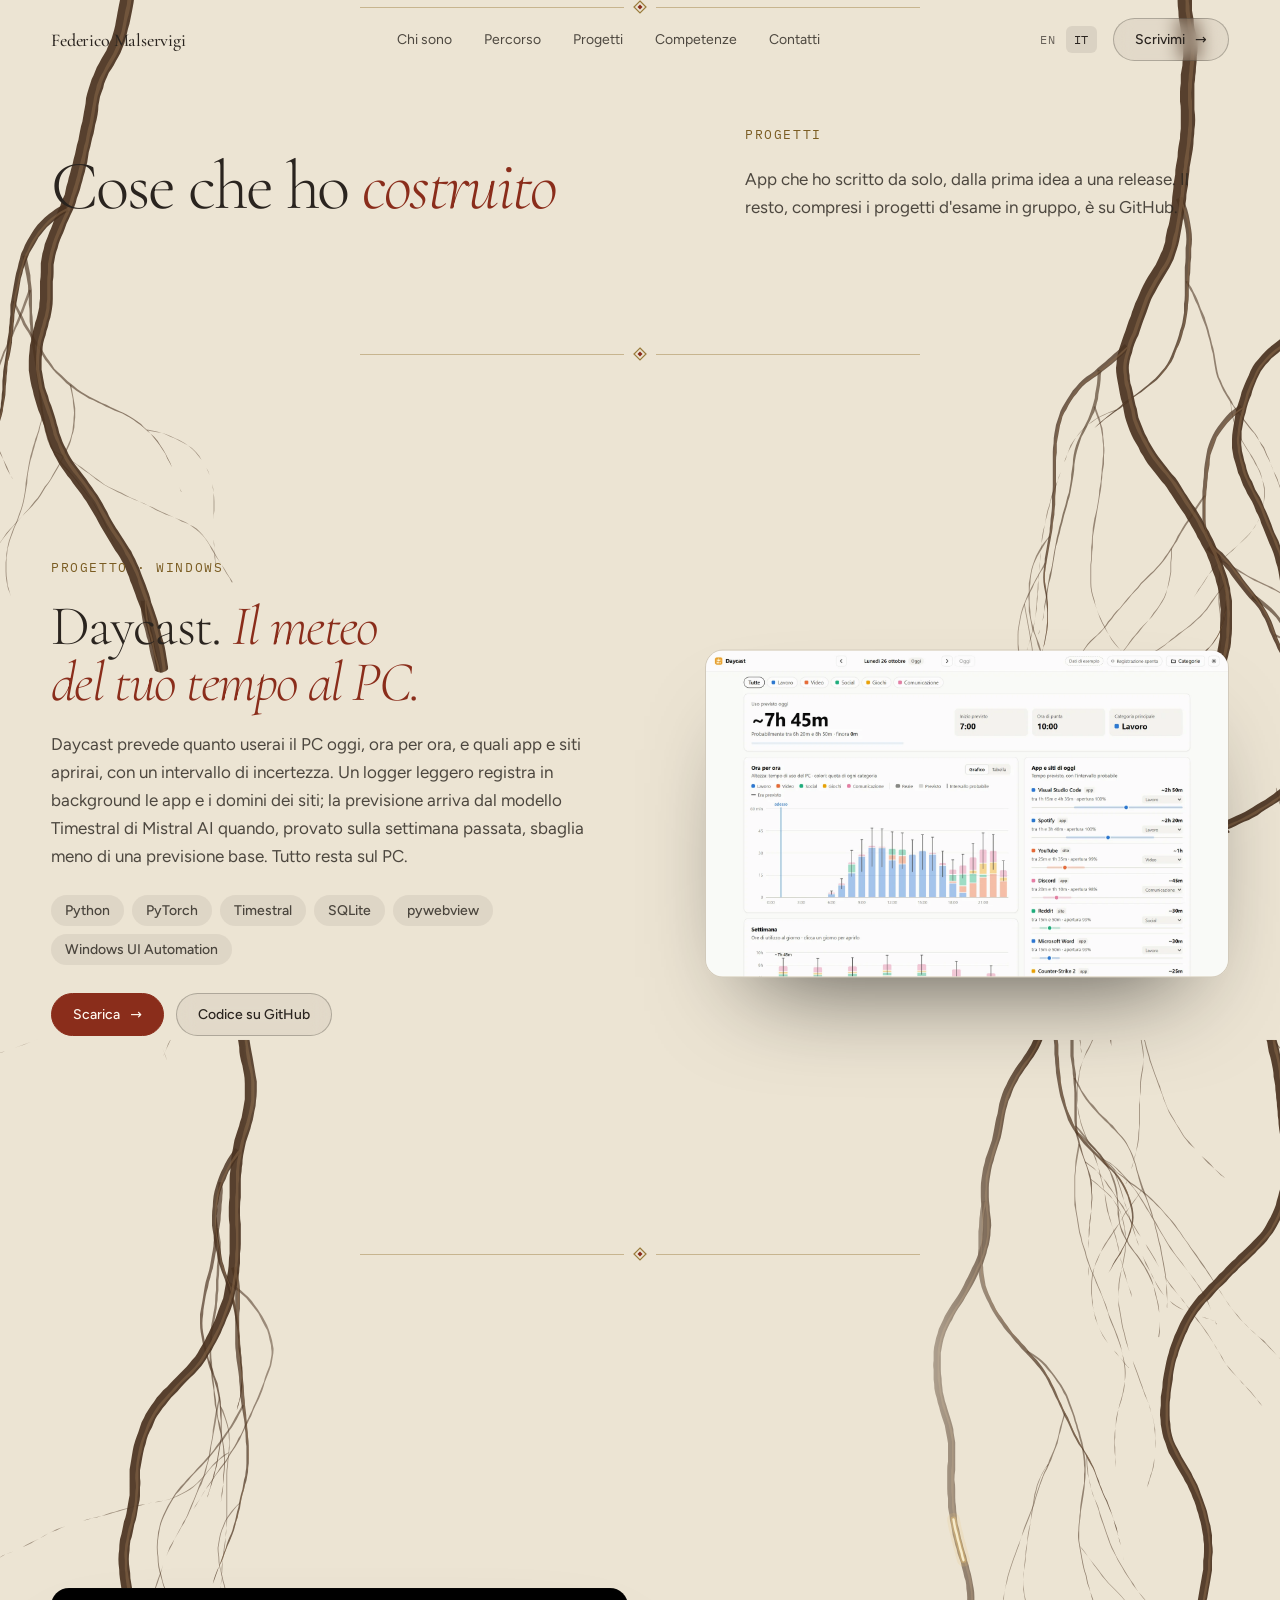
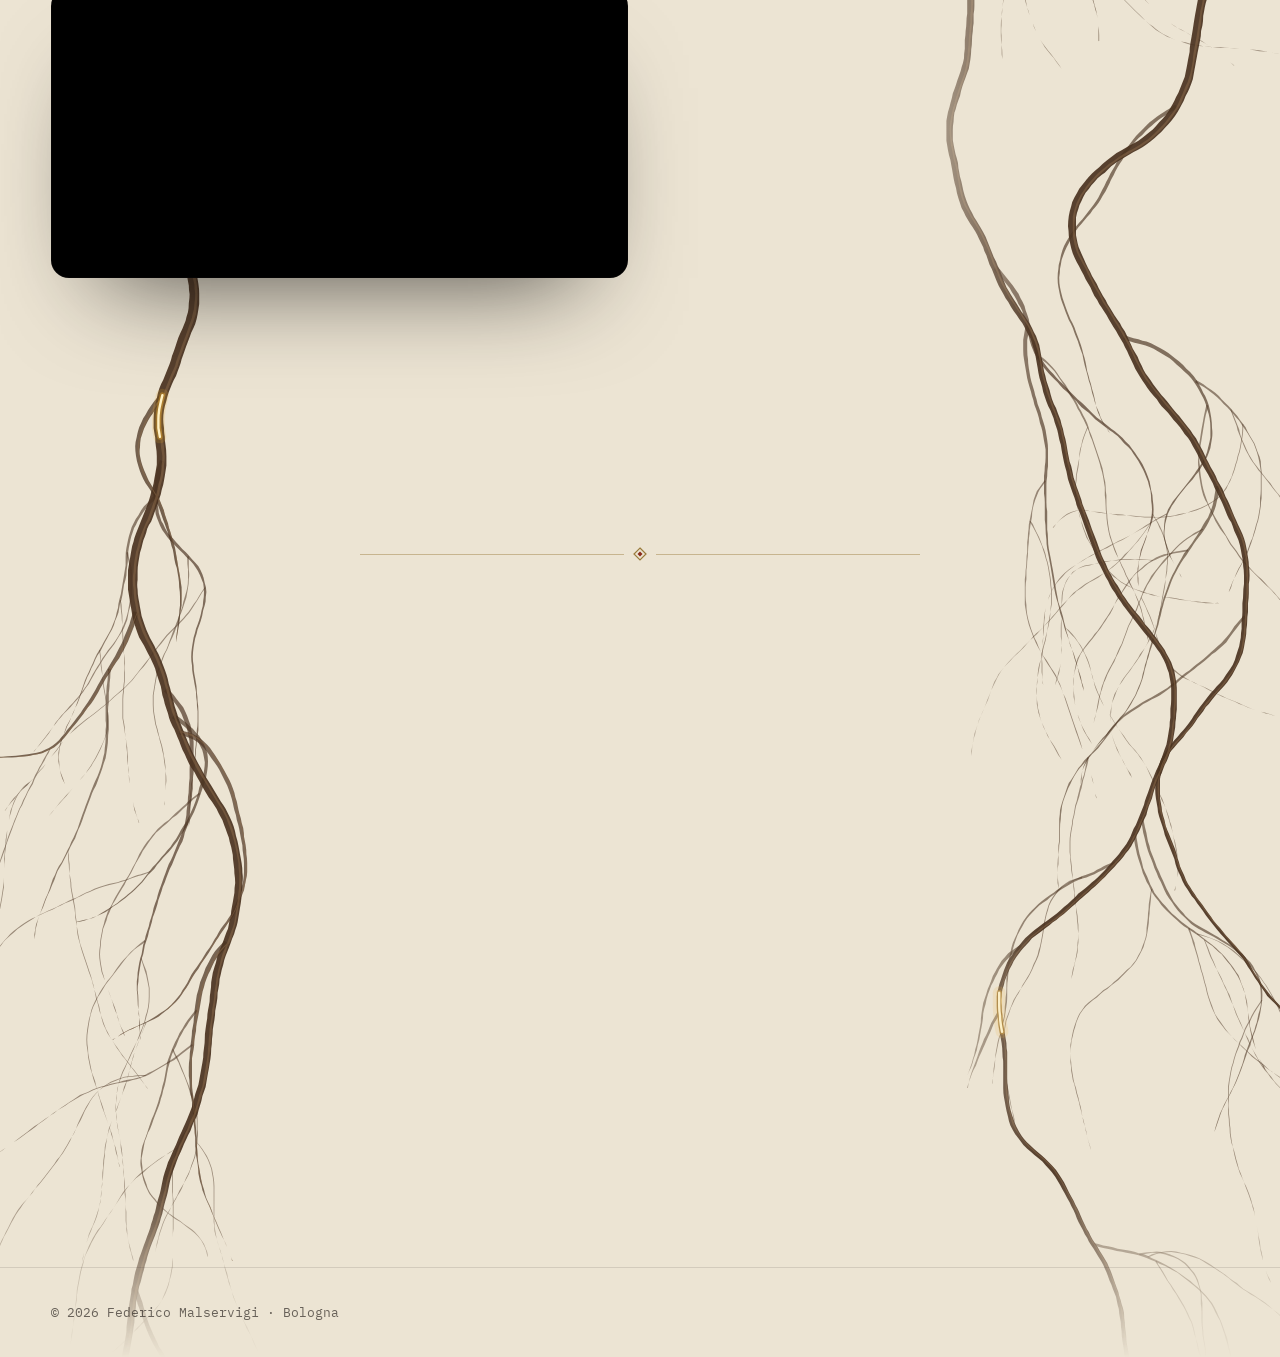
<file: docs/projects.it.html>
<!doctype html>
<html lang="it" class="mode-light layout-flow">
<head>
<meta charset="utf-8">
<meta name="viewport" content="width=device-width, initial-scale=1, viewport-fit=cover">
<title>Federico Malservigi</title>
<meta name="description" content="I progetti di Federico Malservigi: Daycast e Canone."><meta name="generator" content="Scroll Studio">
<link rel="icon" href="data:image/svg+xml,%3Csvg%20xmlns%3D%22http%3A//www.w3.org/2000/svg%22%20viewBox%3D%220%200%2032%2032%22%3E%3Crect%20width%3D%2232%22%20height%3D%2232%22%20rx%3D%228%22%20fill%3D%22%238a2d1b%22/%3E%3Ctext%20x%3D%2216%22%20y%3D%2222.5%22%20text-anchor%3D%22middle%22%20font-family%3D%22system-ui%2Csans-serif%22%20font-size%3D%2218%22%20font-weight%3D%22700%22%20fill%3D%22%23fff8ef%22%3EF%3C/text%3E%3C/svg%3E">
<link rel="alternate" hreflang="en" href="projects.html">
<link rel="alternate" hreflang="it" href="projects.it.html">
<link rel="stylesheet" href="fonts/fonts.css">
<style>
:root {
  --bg: #ece4d3;
  --bg-2: #e2d8c4;
  --ink: #2a241f;
  --ink-rgb: 42, 36, 31;
  --bg-rgb: 236, 228, 211;
  --ink-2: rgba(42, 36, 31, 0.82);
  --ink-3: rgba(42, 36, 31, 0.68);
  --line: rgba(42, 36, 31, .13);
  --accent: #8a2d1b;
  --accent-2: #a8452c;
  --accent-ink: #fff8ef;
  --accent-text: #8a2d1b;
  --accent-rgb: 138, 45, 27;
  --font-display: "Cormorant Garamond", Georgia, serif;
  --font-body: "Figtree", system-ui, sans-serif;
  --font-mono: "IBM Plex Mono", ui-monospace, monospace;
  --display-weight: 300;
  --em-style: italic;
  --radius: 999px;
  color-scheme: light;
}
.ss-surface-dark { --btn-bg: #ece4d3; --btn-ink: #000000; --bg: #2a241f; --bg-2: #3a332d; --ink: #ece4d3; --ink-rgb: 236, 228, 211; --bg-rgb: 42, 36, 31; --ink-2: rgba(236, 228, 211, 0.73); --ink-3: rgba(236, 228, 211, 0.59); --line: rgba(236, 228, 211, .14); --accent-text: #c19382; --em-color: #ece4d3; color-scheme: dark; background: var(--bg); color: var(--ink); }
.ss-surface-light { --btn-bg: #8a2d1b; --btn-ink: #ffffff; --bg: #e2d8c4; --bg-2: #ece4d3; --ink: #2a241f; --ink-rgb: 42, 36, 31; --bg-rgb: 226, 216, 196; --ink-2: rgba(42, 36, 31, 0.82); --ink-3: rgba(42, 36, 31, 0.68); --line: rgba(42, 36, 31, .14); --accent-text: #8a2d1b; --em-color: #8a2d1b; color-scheme: light; background: var(--bg); color: var(--ink); }
.ss-surface-accent { --btn-bg: #8a2d1b; --btn-ink: #ffffff; --bg: #cf998b; --bg-2: #342b25; --ink: #2a241f; --ink-rgb: 42, 36, 31; --bg-rgb: 207, 153, 139; --ink-2: rgba(42, 36, 31, 1.0); --ink-3: rgba(42, 36, 31, 1.0); --line: rgba(42, 36, 31, .14); --accent-text: #2a241f; --em-color: #2a241f; color-scheme: light; background: var(--bg); color: var(--ink); }
</style>
<link rel="stylesheet" href="runtime/studio.css">
<style>
  /* A section's backdrop: the image fills the panel (or a wrapper in the flow layout); the section itself goes clear,
     whatever surface it has. */
  .ss-backdrop { background-size: cover; background-position: center; }
  .ss-backdrop > section, .ss-backdrop > section[class*=ss-surface-], .ss-backdrop .ss-stage, .ss-backdrop .ss-band { background: transparent; }
  /* A type scene set as a display line (size: display) rather than a passage: bigger, centred, balanced. */
  .ss-scene.ss-type--display .ss-type__text { font-size: clamp(46px, 8.2vw, 150px); text-align: center; letter-spacing: -.04em; line-height: 1; max-width: 12em; }
  /* On a dark surface the rolling word takes the surface's <em> colour, which is checked for contrast; the raw accent is not. */
  .ss-surface-dark .ss-type--swap .roll { color: var(--em-color); }  /* The language switch (Site.translations) sits before the nav button and stays visible on phones. */
  .ss-nav__end { display: flex; align-items: center; gap: 16px; }
  .ss-lang { display: flex; gap: 2px; font-family: var(--font-mono); font-size: 12px; letter-spacing: .06em; }
  .ss-lang a { padding: 6px 8px; border-radius: 6px; color: var(--ink-3); transition: color .2s, background .2s; }
  .ss-lang a:hover { color: var(--ink); }
  .ss-lang a[aria-current] { color: var(--ink); background: rgba(var(--ink-rgb), .09); }  /* A product panel can play a clip (ProductBlock.video) in a rounded frame instead of showing a shot. */
  .ss-product__clip { display: block; width: 100%; height: auto; max-height: 68vh; object-fit: cover; border-radius: 18px; background: #000;
    border: 1px solid var(--line); box-shadow: 0 50px 100px -50px rgba(0, 0, 0, .7); transform: translateY(calc(var(--float, 0) * -36px)); }
  @media (max-width: 900px) { .ss-product__clip { max-height: 52vh; } }  /* ...and show a photograph whole in the same frame (ProductBlock.frame): the box follows the photo's own shape. */
  .ss-product__img--frame { width: auto; max-width: 100%; height: auto; -webkit-mask: none; mask: none; mix-blend-mode: normal;
    border-radius: 18px; border: 1px solid var(--line); box-shadow: 0 50px 100px -50px rgba(0, 0, 0, .7); }  /* A CTA with several buttons centres them in one row. */
  .ss-cta .ss-btns { justify-content: center; margin-top: 44px; }
  .ss-cta .ss-btns .ss-btn { margin-top: 0; }  /* A phone can play a clip instead of showing a screenshot. */
  .ss-phone__screen > video { width: 100%; height: 100%; object-fit: cover; display: block; }
  /* Poses: how a product section's phone sits (ProductBlock.pose). The panel clips at its edges (overflow: clip), so a
     phone pushed past them is cut off there. Each pose is a different composition, so a run of product panels reads
     as different screens rather than one screen seven times. */
  .ss-pose--rise.ss-product { align-items: flex-start; padding-top: clamp(100px, 13vh, 130px); padding-bottom: 0; }
  .ss-pose--rise .ss-product__in { grid-template-columns: minmax(0, 1fr); justify-items: center; gap: 0; }
  .ss-pose--rise .ss-product__copy { order: 1; max-width: 820px; display: flex; flex-direction: column; align-items: center; text-align: center; }
  .ss-pose--rise .ss-lede { max-width: 58ch; }
  .ss-pose--rise .ss-pills, .ss-pose--rise .ss-btns { justify-content: center; }
  .ss-pose--rise .ss-product__media { order: 2; width: 100%; min-height: 0; height: max(30svh, 290px); margin-top: 28px; place-items: start center; }
  .ss-pose--rise .ss-phone { position: absolute; top: 0; left: 50%; width: clamp(230px, 21vw, 330px); transform: translate(-50%, calc(var(--float, 0) * -22px)); }
  .ss-pose--close .ss-product__media { min-height: 0; height: min(62svh, 640px); place-items: start center; }
  .ss-pose--close .ss-phone { position: absolute; top: 0; left: 50%; width: clamp(300px, 30vw, 440px); transform: translate(-50%, calc(var(--float, 0) * -26px)); }
  .ss-pose--lean .ss-product__media { min-height: 0; height: min(60svh, 620px); }
  .ss-pose--lean .ss-phone { position: absolute; bottom: calc(-1 * clamp(90px, 14vh, 160px) - 30%); width: clamp(260px, 24vw, 360px); transform-origin: 50% 100%; }
  .ss-pose--lean.ss-product--left .ss-phone { left: calc(-1 * var(--gutter) - 2%); transform: rotate(9deg) translateY(calc(var(--float, 0) * -20px)); }
  .ss-pose--lean.ss-product--right .ss-phone { right: calc(-1 * var(--gutter) - 2%); transform: rotate(-9deg) translateY(calc(var(--float, 0) * -20px)); }
  .ss-pose--turn .ss-product__media { perspective: 1400px; }
  .ss-pose--turn .ss-phone { width: clamp(220px, 21vw, 310px); }
  .ss-pose--turn.ss-product--left .ss-phone { transform: rotateY(-16deg) rotateX(4deg) rotateZ(-3deg) translateY(calc(var(--float, 0) * -24px)); box-shadow: 34px 60px 90px -30px rgba(0, 0, 0, .5), inset 0 0 0 2px #2c2c2c; }
  .ss-pose--turn.ss-product--right .ss-phone { transform: rotateY(16deg) rotateX(4deg) rotateZ(3deg) translateY(calc(var(--float, 0) * -24px)); box-shadow: -34px 60px 90px -30px rgba(0, 0, 0, .5), inset 0 0 0 2px #2c2c2c; }
  /* pair: the two phones swap places on a loop, each playing its own clip, the one coming forward lifting over the one
     going back. Without motion they hold the front and back positions. */
  .ss-pose--pair .ss-product__media { min-height: min(70vh, 720px); }
  .ss-pose--pair .ss-product__media > .ss-phone, .ss-pose--pair .ss-phone-behind { position: absolute; left: 50%; top: 50%; animation: 16s cubic-bezier(.45, 0, .25, 1) infinite; }
  .ss-pose--pair .ss-product__media > .ss-phone { z-index: 2; transform: translate(-64%, -50%); animation-name: ss-pair-a; }
  .ss-pose--pair .ss-phone-behind { z-index: 1; transform: translate(-22%, -56%) rotate(9deg) scale(.9); animation-name: ss-pair-b; }
  @keyframes ss-pair-a {
    0%, 42% { transform: translate(-64%, -50%) rotate(0deg) scale(1); z-index: 2; }
    46% { transform: translate(-43%, -40%) rotate(4deg) scale(.94); }
    50%, 92% { transform: translate(-22%, -56%) rotate(9deg) scale(.9); z-index: 1; }
    96% { transform: translate(-43%, -66%) rotate(4deg) scale(.96); }
    100% { transform: translate(-64%, -50%) rotate(0deg) scale(1); z-index: 2; }
  }
  @keyframes ss-pair-b {
    0%, 42% { transform: translate(-22%, -56%) rotate(9deg) scale(.9); z-index: 1; }
    46% { transform: translate(-43%, -66%) rotate(4deg) scale(.96); }
    50%, 92% { transform: translate(-64%, -50%) rotate(0deg) scale(1); z-index: 2; }
    96% { transform: translate(-43%, -40%) rotate(4deg) scale(.94); }
    100% { transform: translate(-22%, -56%) rotate(9deg) scale(.9); z-index: 1; }
  }
  @media (prefers-reduced-motion: reduce) { .ss-pose--pair .ss-product__media > .ss-phone, .ss-pose--pair .ss-phone-behind { animation: none; } }
  .ss-product__stats { display: flex; flex-wrap: wrap; gap: 18px 44px; margin: 30px 0 10px; }
  /* A hero can hold the app too: the phone rises from the bottom edge under the copy and sinks as the hero is left. */
  .ss-hero--device { flex-direction: column; justify-content: flex-start; padding-top: clamp(110px, 14vh, 150px); padding-bottom: 0; gap: clamp(24px, 4vh, 44px); }
  .ss-hero--device .ss-hero__in { flex: none; }
  .ss-hero__phone { position: relative; width: 100%; height: max(26svh, 230px); flex: none; }
  .ss-hero__phone .ss-phone { position: absolute; top: 0; left: 50%; width: clamp(230px, 22vw, 340px); transform: translate(-50%, calc(var(--hero-p, 0) * 40px)); }
  .ss-product__stats .ss-v { font-size: clamp(40px, 4.2vw, 72px); }
  .ss-product__stats .ss-l { margin-top: 4px; }
  @media (max-width: 900px) {
    .ss-pose--rise.ss-product { padding-top: 100px; }
    .ss-pose--rise .ss-product__media { height: max(34svh, 250px); }
    .ss-pose--rise .ss-phone { width: min(64vw, 300px); }
    .ss-pose--close .ss-product__media, .ss-pose--lean .ss-product__media { order: 2; height: 44svh; }
    .ss-pose--close .ss-phone { width: min(76vw, 340px); }
    .ss-pose--lean .ss-phone { width: min(66vw, 320px); }
    .ss-pose--lean.ss-product--left .ss-phone, .ss-pose--lean.ss-product--right .ss-phone { top: 24px; bottom: auto; left: 50%; right: auto; transform: translateX(-50%) rotate(-7deg); transform-origin: 50% 0; }
    .ss-pose--pair .ss-product__media { min-height: 0; height: clamp(420px, 66svh, 600px); }
    .ss-pose--pair .ss-product__media > .ss-phone, .ss-pose--pair .ss-phone-behind .ss-phone { width: min(50vw, 230px); }
    .ss-pose--turn .ss-phone { width: min(60vw, 280px); }
    .ss-product__stats { gap: 12px 28px; }
    .ss-hero--device { padding-top: 100px; gap: 22px; }
    .ss-hero__phone { height: max(22svh, 190px); }
    .ss-hero__phone .ss-phone { width: min(60vw, 280px); }
  }
  .ss-h1, .ss-display { text-wrap: balance; }
</style>
<style>
/* Horadric touches on the paper theme: the parchment, gold and blood red of an old codex, kept quiet enough that
   the page still reads as a CV. Added after the theme's styles (site.yaml: css). */
:root { --gold: #9a7b3c; --gold-ink: #7a5c22; --gold-soft: rgba(154, 123, 60, .45); }   /* gold-ink: gold dark enough for small text on the paper */

/* An ornament between sections: a gold rule with a diamond in the middle. */
.ss-block { position: relative; }
.ss-block::before {
  content: ""; position: absolute; top: 0; left: 50%; transform: translateX(-50%);
  width: min(560px, 70%); height: 14px; pointer-events: none;
  background:
    linear-gradient(var(--gold-soft), var(--gold-soft)) left center / calc(50% - 16px) 1px no-repeat,
    linear-gradient(var(--gold-soft), var(--gold-soft)) right center / calc(50% - 16px) 1px no-repeat,
    url("data:image/svg+xml,%3Csvg xmlns='http://www.w3.org/2000/svg' viewBox='0 0 24 14'%3E%3Cpath d='M12 1 18 7 12 13 6 7Z' fill='none' stroke='%239a7b3c' stroke-width='1.2'/%3E%3Cpath d='M12 4.5 14.5 7 12 9.5 9.5 7Z' fill='%238a2d1b'/%3E%3C/svg%3E") center / 24px 14px no-repeat;
}
#inizio::before { content: none; }   /* nothing comes before the opening */

/* A drop cap on the first paragraph about me, like the first letter of a chapter. */
#chi-sono .ss-lede::first-letter {
  float: left; font-family: var(--font-display); font-weight: 600; font-size: 3.6em; line-height: .82;
  color: var(--accent); padding: .08em .12em 0 0; margin-right: .06em;
  text-shadow: 1px 1px 0 var(--gold-soft);
}

/* Kickers, card tags and timeline dates in gold. */
.ss-kicker, .ss-tag, .ss-when { color: var(--gold-ink); }

/* Cards framed like plates in a book: a gold hairline inside the border. */
.ss-feature { box-shadow: inset 0 0 0 6px var(--bg), inset 0 0 0 7px var(--gold-soft); }
.ss-band .ss-feature { box-shadow: inset 0 0 0 6px var(--bg-2), inset 0 0 0 7px var(--gold-soft); }

/* Roots behind the whole page (tools/radici.py): one root system from the top of the hero down to the footer, laid
   at the page's full width under everything. The first screen's roots draw themselves in on load; further down,
   where the browser can tie an animation to scrolling, the roots are uncovered as you scroll, their growing end
   always just below the bottom of the window. */
body { position: relative; isolation: isolate; }
body::before {
  content: ""; position: absolute; inset: 0; z-index: -1; pointer-events: none;
  background: url(assets/_media/radici-pagina.svg) center top / 100% auto no-repeat;
}
/* The other pages open with copy on both sides, so they get the margins' roots alone, with no hero roots across them. */
body:not([data-page="home"])::before { background-image: url(assets/_media/radici-margini.svg); }
@media (max-width: 760px) { body::before { background-size: 170% auto; background-position: right top; opacity: .35; } }
@media (prefers-reduced-motion: no-preference) {
  @supports (animation-timeline: scroll()) {
    body::before {
      -webkit-mask-image: linear-gradient(#000 calc(100% - 180px), transparent); mask-image: linear-gradient(#000 calc(100% - 180px), transparent);
      -webkit-mask-repeat: no-repeat; mask-repeat: no-repeat;
      animation: radici-scorri linear both; animation-timeline: scroll(root);
    }
  }
}
@keyframes radici-scorri {
  from { -webkit-mask-size: 100% calc(100vh + 180px); mask-size: 100% calc(100vh + 180px); }
  to { -webkit-mask-size: 100% calc(100% + 180px); mask-size: 100% calc(100% + 180px); }
}

/* The avatar ringed in gold, like a seal. */
.ss-feature__img { border: 2px solid var(--gold); box-shadow: 0 0 0 3px var(--bg), 0 0 0 4px var(--gold-soft); }

</style>
<style>
  html.ss-loading, html.ss-loading body { overflow: hidden; height: 100%; }
  .ss-loader { position: fixed; inset: 0; z-index: 1000; display: none; flex-direction: column; align-items: center; justify-content: center; gap: 22px;
    background: var(--bg); color: var(--ink); transition: opacity .7s cubic-bezier(.22,.8,.2,1), visibility .7s; }
  html.ss-loading .ss-loader, .ss-loader.ss-leaving { display: flex; }
  .ss-loader.ss-leaving { opacity: 0; visibility: hidden; }
  .ss-loader__name { font-family: var(--font-display); font-weight: var(--display-weight); font-size: clamp(28px, 3.4vw, 46px); letter-spacing: -.02em; }
  .ss-loader__bar { width: min(320px, 60vw); height: 2px; background: var(--line); position: relative; overflow: hidden; }
  .ss-loader__bar i { position: absolute; inset: 0; background: var(--accent); transform-origin: left; transform: scaleX(0); transition: transform .3s; }
  .ss-loader__pct { font-family: var(--font-mono); font-size: 12px; letter-spacing: .2em; color: var(--ink-3); font-variant-numeric: tabular-nums; }
</style>
<script>
  // Lock scrolling from the very first paint; the runtime unlocks it once every scene is ready.
  // If the runtime can't run at all, open the page anyway after max_wait seconds.
  document.documentElement.classList.add("ss-loading");
  window.__ssLoader = { maxWait: 45.0, minTime: 0.6 };
  setTimeout(function () { document.documentElement.classList.remove("ss-loading"); }, 50000.0);
</script>
</head>
<body data-page="projects">
<div class="ss-loader" id="ss-loader" role="status" aria-live="polite">
  <div class="ss-loader__name">Federico Malservigi</div>
  <div class="ss-loader__bar"><i></i></div>
  <div class="ss-loader__pct"><span>0</span>%</div>
</div>

<header class="ss-nav" id="ss-nav"><div class="ss-nav__in">
  <a class="ss-wordmark" href="it.html">
    <span>Federico Malservigi</span>
  </a>
  <nav class="ss-nav__links"><a href="it.html#chi-sono">Chi sono</a><a href="it.html#percorso">Percorso</a><a href="projects.it.html">Progetti</a><a href="it.html#competenze">Competenze</a><a href="it.html#contatti">Contatti</a></nav>
<div class="ss-nav__end">
<nav class="ss-lang" aria-label="Language"><a href="projects.html" hreflang="en" lang="en">EN</a><a href="projects.it.html" hreflang="it" lang="it" aria-current="page">IT</a></nav><a class="ss-btn" href="it.html#contatti">Scrivimi <span class="ss-arrow">→</span></a>  </div>
</div></header>

<main>
<section class="ss-block" id="intro"><div class="ss-wrap ss-intro2">
  <h2 class="ss-display ss-reveal">Cose che ho <em>costruito</em></h2>
  <div class="ss-reveal">
<span class="ss-kicker">Progetti</span><p class="ss-lede">App che ho scritto da solo, dalla prima idea a una release. Il resto, compresi i progetti d&#39;esame in gruppo, è su GitHub.</p>  </div>
</div></section>

<section class="ss-block ss-product ss-product--right ss-pose--beside" id="daycast"><div class="ss-wrap ss-product__in">
  <div class="ss-product__media" data-float>
<img class="ss-product__img ss-product__img--frame" src="assets/_media/6600c9af63b3.webp" alt="" loading="lazy">  </div>
  <div class="ss-product__copy ss-reveal">
<span class="ss-kicker">Progetto · Windows</span>    <h2 class="ss-h2">Daycast. <em>Il meteo del tuo tempo al PC.</em></h2>
<p class="ss-lede">Daycast prevede quanto userai il PC oggi, ora per ora, e quali app e siti aprirai, con un intervallo di incertezza. Un logger leggero registra in background le app e i domini dei siti; la previsione arriva dal modello Timestral di Mistral AI quando, provato sulla settimana passata, sbaglia meno di una previsione base. Tutto resta sul PC.</p><ul class="ss-pills"><li>Python</li><li>PyTorch</li><li>Timestral</li><li>SQLite</li><li>pywebview</li><li>Windows UI Automation</li></ul>    <div class="ss-btns"><a class="ss-btn ss-btn--hot" href="https://github.com/Fede046/Daycast/releases/latest">Scarica <span class="ss-arrow">→</span></a><a class="ss-btn" href="https://github.com/Fede046/Daycast">Codice su GitHub</a></div>
  </div>
</div></section>

<section class="ss-block ss-product ss-product--left ss-pose--beside" id="canone"><div class="ss-wrap ss-product__in">
  <div class="ss-product__media" data-float>
<video class="ss-product__clip" src="assets/_media/9ae014fb12c3.mp4" autoplay muted loop playsinline preload="metadata"></video>
  </div>
  <div class="ss-product__copy ss-reveal">
<span class="ss-kicker">Progetto · Android</span>    <h2 class="ss-h2">Canone. <em>See what you hear.</em></h2>
<p class="ss-lede">Un lettore musicale per Android che analizza ogni brano sul telefono (tonalità, accordi, tempo) e lo trasforma in tre visualizzazioni animate. Catalogo su Firebase, ascolto offline, playlist e riproduzione in background.</p><ul class="ss-pills"><li>Kotlin</li><li>Jetpack Compose</li><li>Firebase</li><li>Media3</li><li>Analisi audio sul dispositivo</li></ul>    <div class="ss-btns"><a class="ss-btn ss-btn--hot" href="https://github.com/Fede046/Canone">Codice su GitHub <span class="ss-arrow">→</span></a></div>
  </div>
</div></section>

<section class="ss-block ss-cta" id="altro">
  <div class="ss-cta__in">
<span class="ss-kicker ss-reveal">Altro</span>    <h2 class="ss-display ss-reveal">Il resto è <em>su GitHub.</em></h2>
<div class="ss-reveal"><div class="ss-btns"><a class="ss-btn ss-btn--hot" href="https://github.com/Fede046">github.com/Fede046 <span class="ss-arrow">→</span></a><a class="ss-btn" href="it.html#contatti">Scrivimi</a></div></div>
  </div>
</section>

</main>

<footer class="ss-footer"><div class="ss-wrap ss-footer__in">
  <span>© 2026 Federico Malservigi · Bologna</span>
  <span></span>
</div></footer>

<script>window.__ssScroll = { speed: 1.0 };</script>
<script type="module" src="runtime/index.js"></script>
<script>
  // Clips in phones play while their panel is on screen and rest while it isn't: browsers may hold a muted
  // autoplay until the element is seen, and a stack of looping videos is wasted work off screen.
  (function () {
    var clips = document.querySelectorAll(".ss-phone__screen > video");
    if (!clips.length || !("IntersectionObserver" in window)) return;
    function play(v) { var p = v.play(); if (p && p.catch) p.catch(function () {}); }
    function inView(v) { var r = v.getBoundingClientRect(); return r.bottom > 0 && r.top < innerHeight; }
    var io = new IntersectionObserver(function (entries) {
      if (document.hidden) return;   // a hidden page reports nothing as visible; leave the clips as they are
      entries.forEach(function (e) { if (e.isIntersecting) play(e.target); else e.target.pause(); });
    }, { threshold: 0.05 });
    clips.forEach(function (v) { io.observe(v); });
    document.addEventListener("visibilitychange", function () {
      if (!document.hidden) clips.forEach(function (v) { if (inView(v)) play(v); });
    });
  })();
</script>
</body>
</html>
</file>
<file: docs/fonts/fonts.css>
/* cyrillic-ext */
@font-face {
  font-family: 'Cormorant Garamond';
  font-style: italic;
  font-weight: 300 700;
  font-display: swap;
  src: url(1f799a916cf1040f.woff2) format('woff2');
  unicode-range: U+0460-052F, U+1C80-1C8A, U+20B4, U+2DE0-2DFF, U+A640-A69F, U+FE2E-FE2F;
}
/* cyrillic */
@font-face {
  font-family: 'Cormorant Garamond';
  font-style: italic;
  font-weight: 300 700;
  font-display: swap;
  src: url(c8e477690f3e4bfa.woff2) format('woff2');
  unicode-range: U+0301, U+0400-045F, U+0490-0491, U+04B0-04B1, U+2116;
}
/* vietnamese */
@font-face {
  font-family: 'Cormorant Garamond';
  font-style: italic;
  font-weight: 300 700;
  font-display: swap;
  src: url(6a3809d7b30dfad9.woff2) format('woff2');
  unicode-range: U+0102-0103, U+0110-0111, U+0128-0129, U+0168-0169, U+01A0-01A1, U+01AF-01B0, U+0300-0301, U+0303-0304, U+0308-0309, U+0323, U+0329, U+1EA0-1EF9, U+20AB;
}
/* latin-ext */
@font-face {
  font-family: 'Cormorant Garamond';
  font-style: italic;
  font-weight: 300 700;
  font-display: swap;
  src: url(f3bda5d4e19ae0bc.woff2) format('woff2');
  unicode-range: U+0100-02BA, U+02BD-02C5, U+02C7-02CC, U+02CE-02D7, U+02DD-02FF, U+0304, U+0308, U+0329, U+1D00-1DBF, U+1E00-1E9F, U+1EF2-1EFF, U+2020, U+20A0-20AB, U+20AD-20C4, U+2113, U+2C60-2C7F, U+A720-A7FF;
}
/* latin */
@font-face {
  font-family: 'Cormorant Garamond';
  font-style: italic;
  font-weight: 300 700;
  font-display: swap;
  src: url(4db21dbf6b1eb8a6.woff2) format('woff2');
  unicode-range: U+0000-00FF, U+0131, U+0152-0153, U+02BB-02BC, U+02C6, U+02DA, U+02DC, U+0304, U+0308, U+0329, U+2000-206F, U+20AC, U+2122, U+2191, U+2193, U+2212, U+2215, U+FEFF, U+FFFD;
}
/* cyrillic-ext */
@font-face {
  font-family: 'Cormorant Garamond';
  font-style: normal;
  font-weight: 300 700;
  font-display: swap;
  src: url(e266b787cb0f2cdc.woff2) format('woff2');
  unicode-range: U+0460-052F, U+1C80-1C8A, U+20B4, U+2DE0-2DFF, U+A640-A69F, U+FE2E-FE2F;
}
/* cyrillic */
@font-face {
  font-family: 'Cormorant Garamond';
  font-style: normal;
  font-weight: 300 700;
  font-display: swap;
  src: url(dc67de7e1c1c0f20.woff2) format('woff2');
  unicode-range: U+0301, U+0400-045F, U+0490-0491, U+04B0-04B1, U+2116;
}
/* vietnamese */
@font-face {
  font-family: 'Cormorant Garamond';
  font-style: normal;
  font-weight: 300 700;
  font-display: swap;
  src: url(63e97a55b224d309.woff2) format('woff2');
  unicode-range: U+0102-0103, U+0110-0111, U+0128-0129, U+0168-0169, U+01A0-01A1, U+01AF-01B0, U+0300-0301, U+0303-0304, U+0308-0309, U+0323, U+0329, U+1EA0-1EF9, U+20AB;
}
/* latin-ext */
@font-face {
  font-family: 'Cormorant Garamond';
  font-style: normal;
  font-weight: 300 700;
  font-display: swap;
  src: url(26a769c817c65965.woff2) format('woff2');
  unicode-range: U+0100-02BA, U+02BD-02C5, U+02C7-02CC, U+02CE-02D7, U+02DD-02FF, U+0304, U+0308, U+0329, U+1D00-1DBF, U+1E00-1E9F, U+1EF2-1EFF, U+2020, U+20A0-20AB, U+20AD-20C4, U+2113, U+2C60-2C7F, U+A720-A7FF;
}
/* latin */
@font-face {
  font-family: 'Cormorant Garamond';
  font-style: normal;
  font-weight: 300 700;
  font-display: swap;
  src: url(abcaa8b47991b9f1.woff2) format('woff2');
  unicode-range: U+0000-00FF, U+0131, U+0152-0153, U+02BB-02BC, U+02C6, U+02DA, U+02DC, U+0304, U+0308, U+0329, U+2000-206F, U+20AC, U+2122, U+2191, U+2193, U+2212, U+2215, U+FEFF, U+FFFD;
}

/* latin-ext */
@font-face {
  font-family: 'Figtree';
  font-style: italic;
  font-weight: 300 900;
  font-display: swap;
  src: url(70ed89043eb04242.woff2) format('woff2');
  unicode-range: U+0100-02BA, U+02BD-02C5, U+02C7-02CC, U+02CE-02D7, U+02DD-02FF, U+0304, U+0308, U+0329, U+1D00-1DBF, U+1E00-1E9F, U+1EF2-1EFF, U+2020, U+20A0-20AB, U+20AD-20C4, U+2113, U+2C60-2C7F, U+A720-A7FF;
}
/* latin */
@font-face {
  font-family: 'Figtree';
  font-style: italic;
  font-weight: 300 900;
  font-display: swap;
  src: url(3530fccd972d10d5.woff2) format('woff2');
  unicode-range: U+0000-00FF, U+0131, U+0152-0153, U+02BB-02BC, U+02C6, U+02DA, U+02DC, U+0304, U+0308, U+0329, U+2000-206F, U+20AC, U+2122, U+2191, U+2193, U+2212, U+2215, U+FEFF, U+FFFD;
}
/* latin-ext */
@font-face {
  font-family: 'Figtree';
  font-style: normal;
  font-weight: 300 900;
  font-display: swap;
  src: url(467cc91576f548d5.woff2) format('woff2');
  unicode-range: U+0100-02BA, U+02BD-02C5, U+02C7-02CC, U+02CE-02D7, U+02DD-02FF, U+0304, U+0308, U+0329, U+1D00-1DBF, U+1E00-1E9F, U+1EF2-1EFF, U+2020, U+20A0-20AB, U+20AD-20C4, U+2113, U+2C60-2C7F, U+A720-A7FF;
}
/* latin */
@font-face {
  font-family: 'Figtree';
  font-style: normal;
  font-weight: 300 900;
  font-display: swap;
  src: url(3c512d8e381cc01b.woff2) format('woff2');
  unicode-range: U+0000-00FF, U+0131, U+0152-0153, U+02BB-02BC, U+02C6, U+02DA, U+02DC, U+0304, U+0308, U+0329, U+2000-206F, U+20AC, U+2122, U+2191, U+2193, U+2212, U+2215, U+FEFF, U+FFFD;
}

/* cyrillic-ext */
@font-face {
  font-family: 'IBM Plex Mono';
  font-style: italic;
  font-weight: 400;
  font-display: swap;
  src: url(fe670a7e7c5cb9e2.woff2) format('woff2');
  unicode-range: U+0460-052F, U+1C80-1C8A, U+20B4, U+2DE0-2DFF, U+A640-A69F, U+FE2E-FE2F;
}
/* cyrillic */
@font-face {
  font-family: 'IBM Plex Mono';
  font-style: italic;
  font-weight: 400;
  font-display: swap;
  src: url(4c44d894c77c5b6e.woff2) format('woff2');
  unicode-range: U+0301, U+0400-045F, U+0490-0491, U+04B0-04B1, U+2116;
}
/* vietnamese */
@font-face {
  font-family: 'IBM Plex Mono';
  font-style: italic;
  font-weight: 400;
  font-display: swap;
  src: url(9f82391e9b158da7.woff2) format('woff2');
  unicode-range: U+0102-0103, U+0110-0111, U+0128-0129, U+0168-0169, U+01A0-01A1, U+01AF-01B0, U+0300-0301, U+0303-0304, U+0308-0309, U+0323, U+0329, U+1EA0-1EF9, U+20AB;
}
/* latin-ext */
@font-face {
  font-family: 'IBM Plex Mono';
  font-style: italic;
  font-weight: 400;
  font-display: swap;
  src: url(0210dffb8d0576dc.woff2) format('woff2');
  unicode-range: U+0100-02BA, U+02BD-02C5, U+02C7-02CC, U+02CE-02D7, U+02DD-02FF, U+0304, U+0308, U+0329, U+1D00-1DBF, U+1E00-1E9F, U+1EF2-1EFF, U+2020, U+20A0-20AB, U+20AD-20C4, U+2113, U+2C60-2C7F, U+A720-A7FF;
}
/* latin */
@font-face {
  font-family: 'IBM Plex Mono';
  font-style: italic;
  font-weight: 400;
  font-display: swap;
  src: url(863c73553b8ddbf7.woff2) format('woff2');
  unicode-range: U+0000-00FF, U+0131, U+0152-0153, U+02BB-02BC, U+02C6, U+02DA, U+02DC, U+0304, U+0308, U+0329, U+2000-206F, U+20AC, U+2122, U+2191, U+2193, U+2212, U+2215, U+FEFF, U+FFFD;
}
/* cyrillic-ext */
@font-face {
  font-family: 'IBM Plex Mono';
  font-style: normal;
  font-weight: 400;
  font-display: swap;
  src: url(64d42499a463757b.woff2) format('woff2');
  unicode-range: U+0460-052F, U+1C80-1C8A, U+20B4, U+2DE0-2DFF, U+A640-A69F, U+FE2E-FE2F;
}
/* cyrillic */
@font-face {
  font-family: 'IBM Plex Mono';
  font-style: normal;
  font-weight: 400;
  font-display: swap;
  src: url(035f1b5c566efbbf.woff2) format('woff2');
  unicode-range: U+0301, U+0400-045F, U+0490-0491, U+04B0-04B1, U+2116;
}
/* vietnamese */
@font-face {
  font-family: 'IBM Plex Mono';
  font-style: normal;
  font-weight: 400;
  font-display: swap;
  src: url(264226c2a81f4266.woff2) format('woff2');
  unicode-range: U+0102-0103, U+0110-0111, U+0128-0129, U+0168-0169, U+01A0-01A1, U+01AF-01B0, U+0300-0301, U+0303-0304, U+0308-0309, U+0323, U+0329, U+1EA0-1EF9, U+20AB;
}
/* latin-ext */
@font-face {
  font-family: 'IBM Plex Mono';
  font-style: normal;
  font-weight: 400;
  font-display: swap;
  src: url(1969f6ffdbf59ace.woff2) format('woff2');
  unicode-range: U+0100-02BA, U+02BD-02C5, U+02C7-02CC, U+02CE-02D7, U+02DD-02FF, U+0304, U+0308, U+0329, U+1D00-1DBF, U+1E00-1E9F, U+1EF2-1EFF, U+2020, U+20A0-20AB, U+20AD-20C4, U+2113, U+2C60-2C7F, U+A720-A7FF;
}
/* latin */
@font-face {
  font-family: 'IBM Plex Mono';
  font-style: normal;
  font-weight: 400;
  font-display: swap;
  src: url(e2661bcc0d77ef31.woff2) format('woff2');
  unicode-range: U+0000-00FF, U+0131, U+0152-0153, U+02BB-02BC, U+02C6, U+02DA, U+02DC, U+0304, U+0308, U+0329, U+2000-206F, U+20AC, U+2122, U+2191, U+2193, U+2212, U+2215, U+FEFF, U+FFFD;
}
/* cyrillic-ext */
@font-face {
  font-family: 'IBM Plex Mono';
  font-style: normal;
  font-weight: 500;
  font-display: swap;
  src: url(da78b4b316e6b46e.woff2) format('woff2');
  unicode-range: U+0460-052F, U+1C80-1C8A, U+20B4, U+2DE0-2DFF, U+A640-A69F, U+FE2E-FE2F;
}
/* cyrillic */
@font-face {
  font-family: 'IBM Plex Mono';
  font-style: normal;
  font-weight: 500;
  font-display: swap;
  src: url(758b9f95f75a51bd.woff2) format('woff2');
  unicode-range: U+0301, U+0400-045F, U+0490-0491, U+04B0-04B1, U+2116;
}
/* vietnamese */
@font-face {
  font-family: 'IBM Plex Mono';
  font-style: normal;
  font-weight: 500;
  font-display: swap;
  src: url(baf63ee991d8c1f6.woff2) format('woff2');
  unicode-range: U+0102-0103, U+0110-0111, U+0128-0129, U+0168-0169, U+01A0-01A1, U+01AF-01B0, U+0300-0301, U+0303-0304, U+0308-0309, U+0323, U+0329, U+1EA0-1EF9, U+20AB;
}
/* latin-ext */
@font-face {
  font-family: 'IBM Plex Mono';
  font-style: normal;
  font-weight: 500;
  font-display: swap;
  src: url(93cfae71a503892e.woff2) format('woff2');
  unicode-range: U+0100-02BA, U+02BD-02C5, U+02C7-02CC, U+02CE-02D7, U+02DD-02FF, U+0304, U+0308, U+0329, U+1D00-1DBF, U+1E00-1E9F, U+1EF2-1EFF, U+2020, U+20A0-20AB, U+20AD-20C4, U+2113, U+2C60-2C7F, U+A720-A7FF;
}
/* latin */
@font-face {
  font-family: 'IBM Plex Mono';
  font-style: normal;
  font-weight: 500;
  font-display: swap;
  src: url(0bc96cd0d5b0ad98.woff2) format('woff2');
  unicode-range: U+0000-00FF, U+0131, U+0152-0153, U+02BB-02BC, U+02C6, U+02DA, U+02DC, U+0304, U+0308, U+0329, U+2000-206F, U+20AC, U+2122, U+2191, U+2193, U+2212, U+2215, U+FEFF, U+FFFD;
}
</file>
